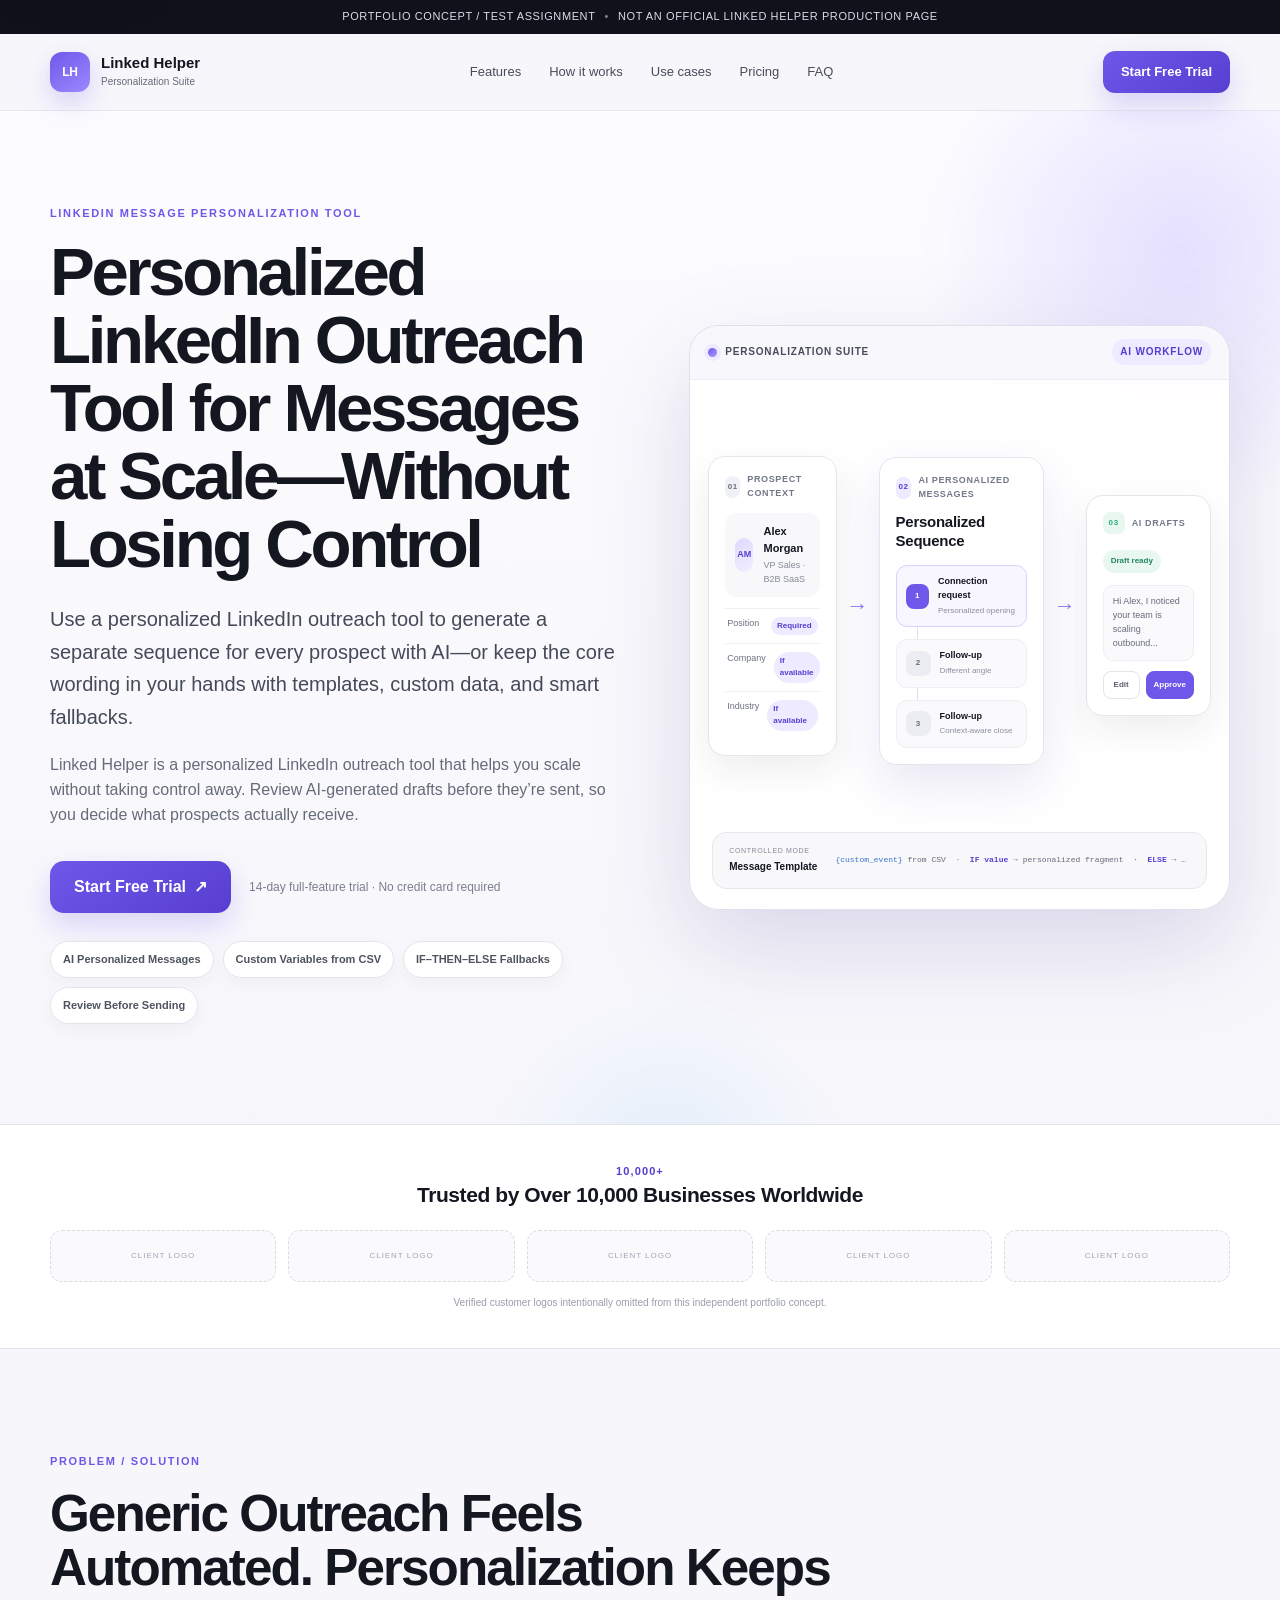
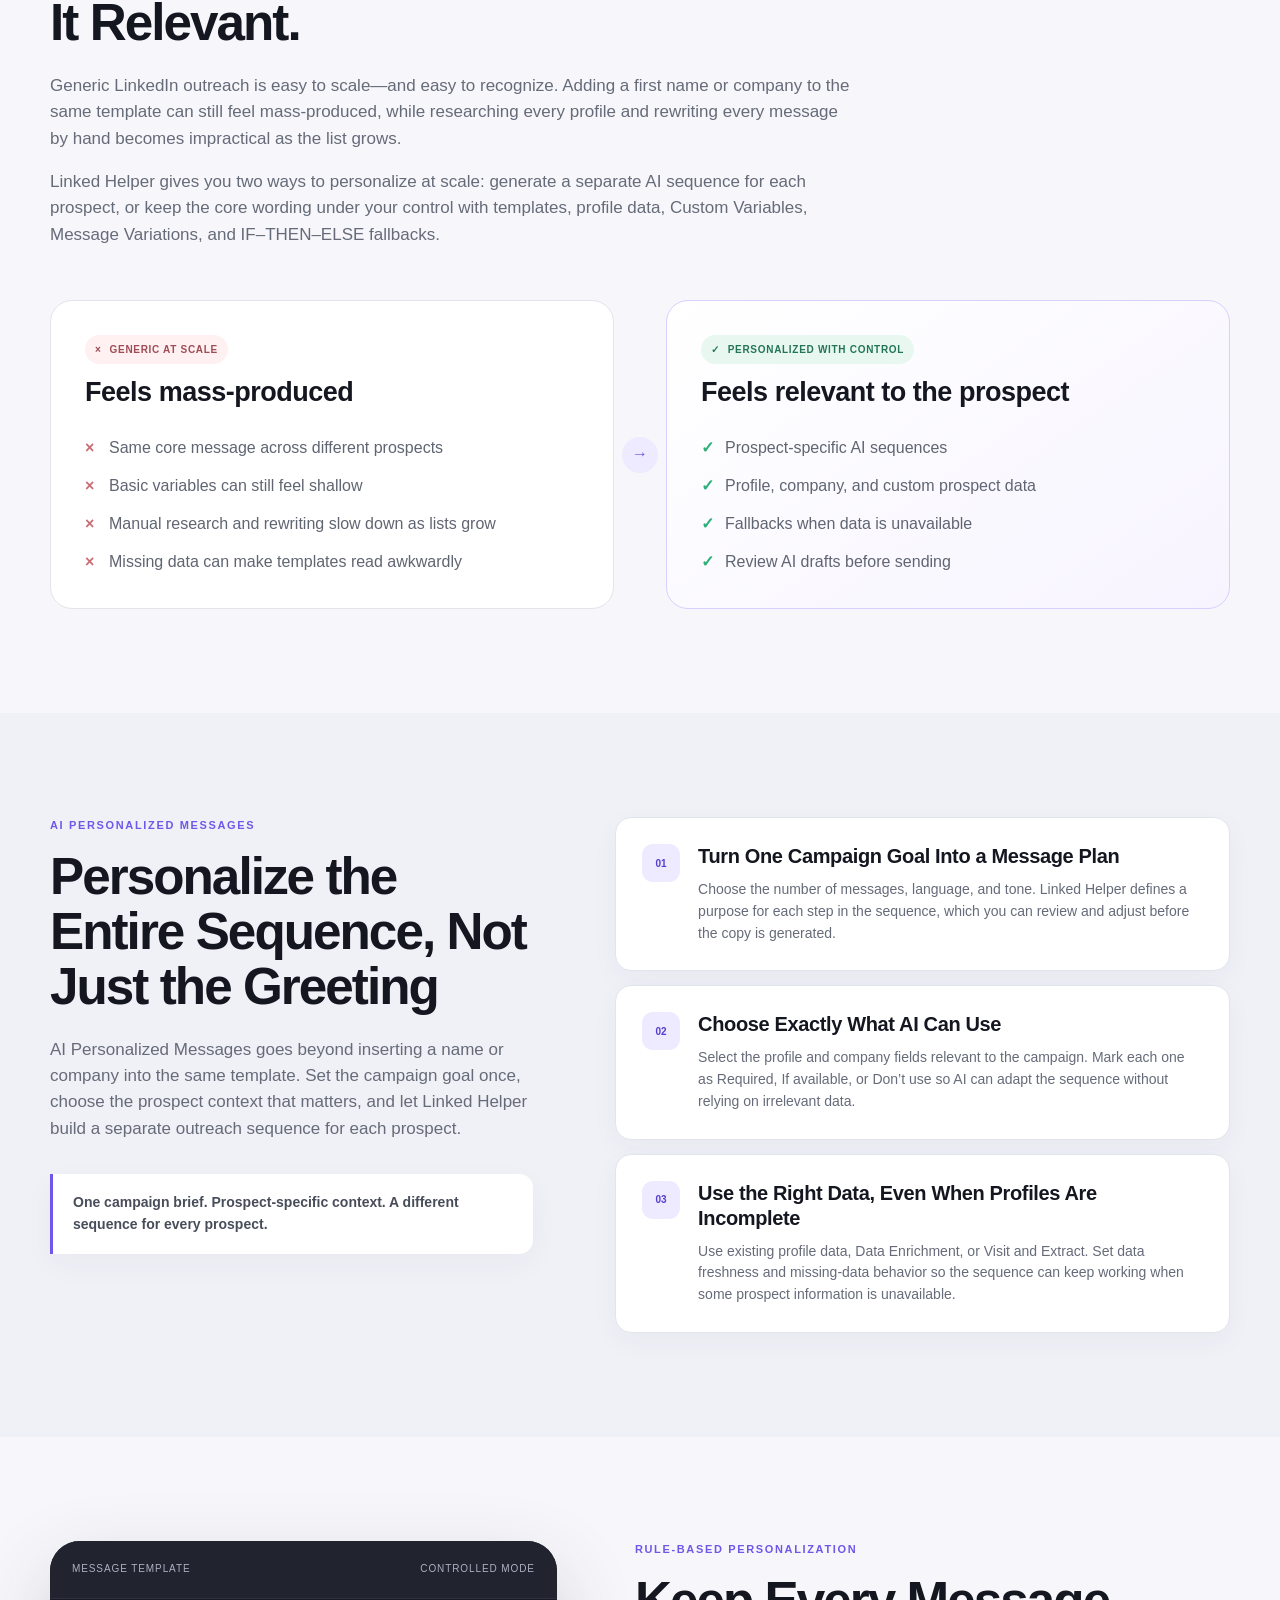
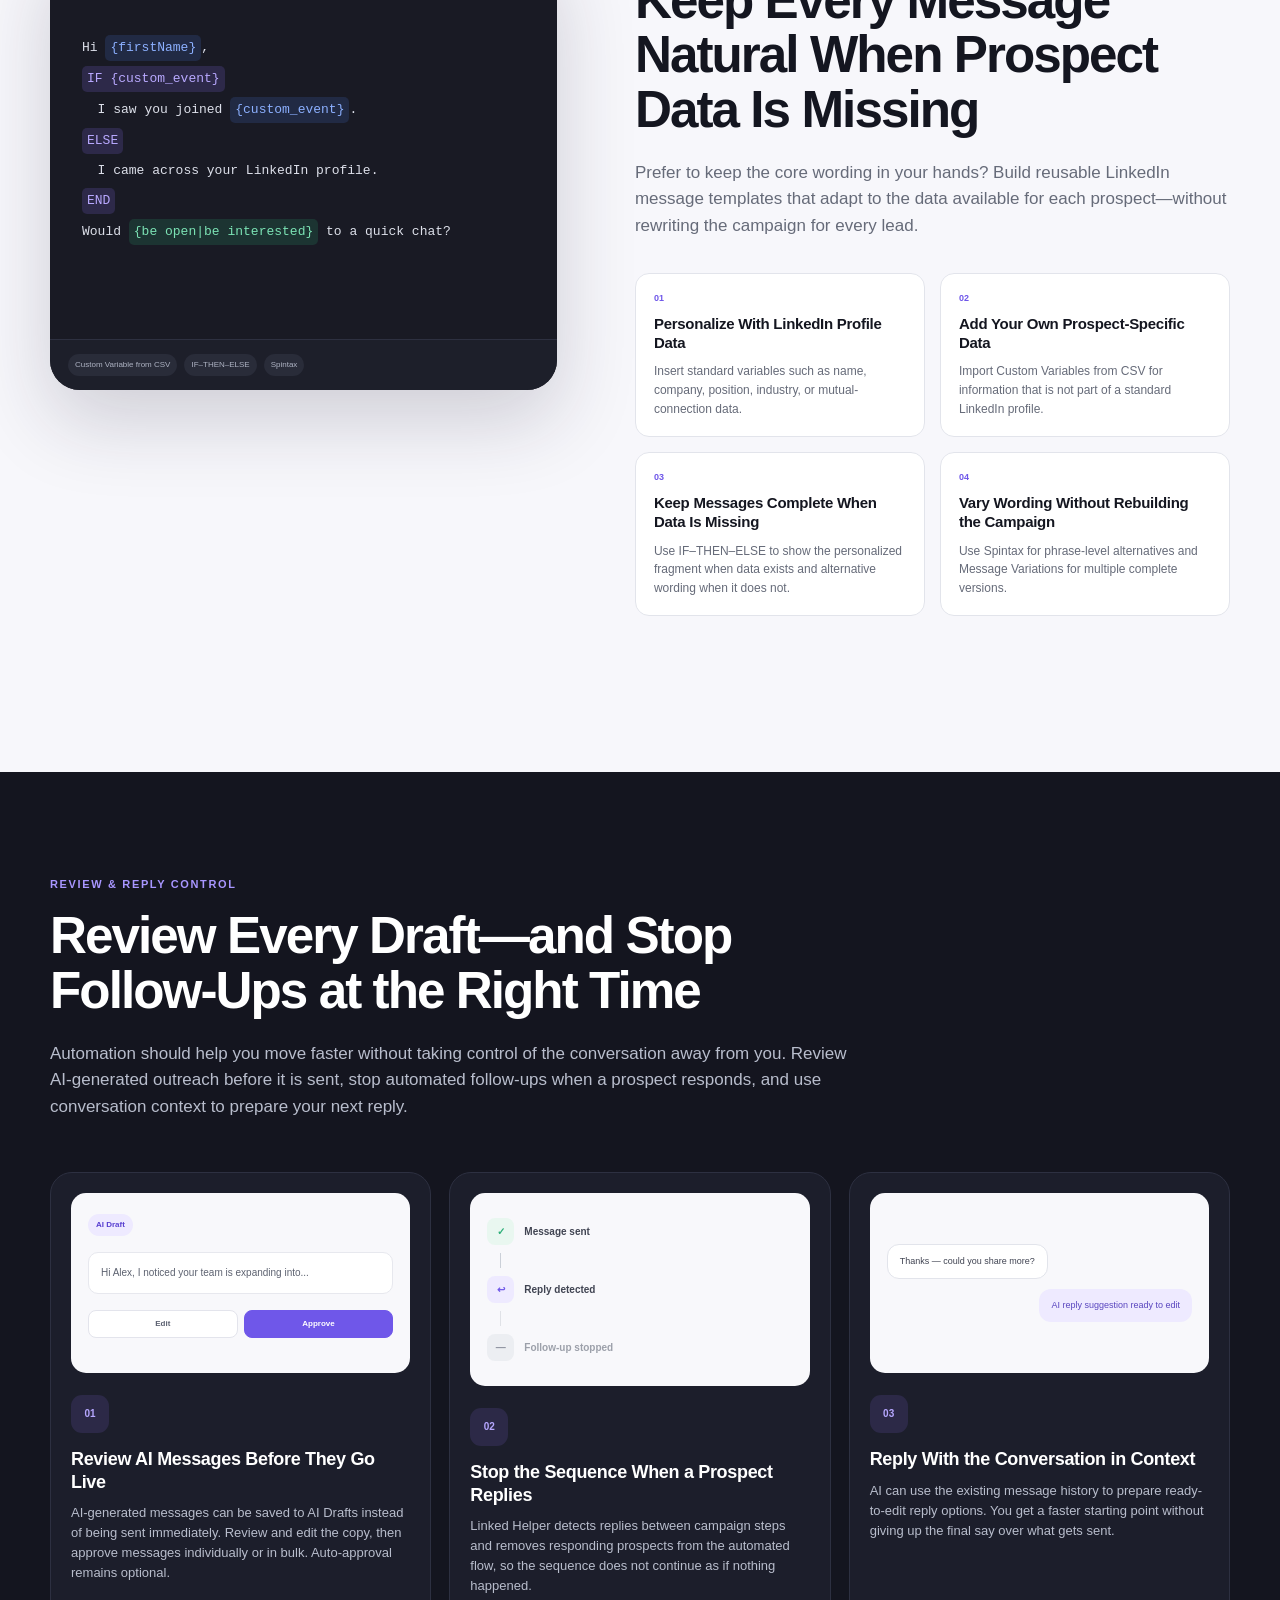
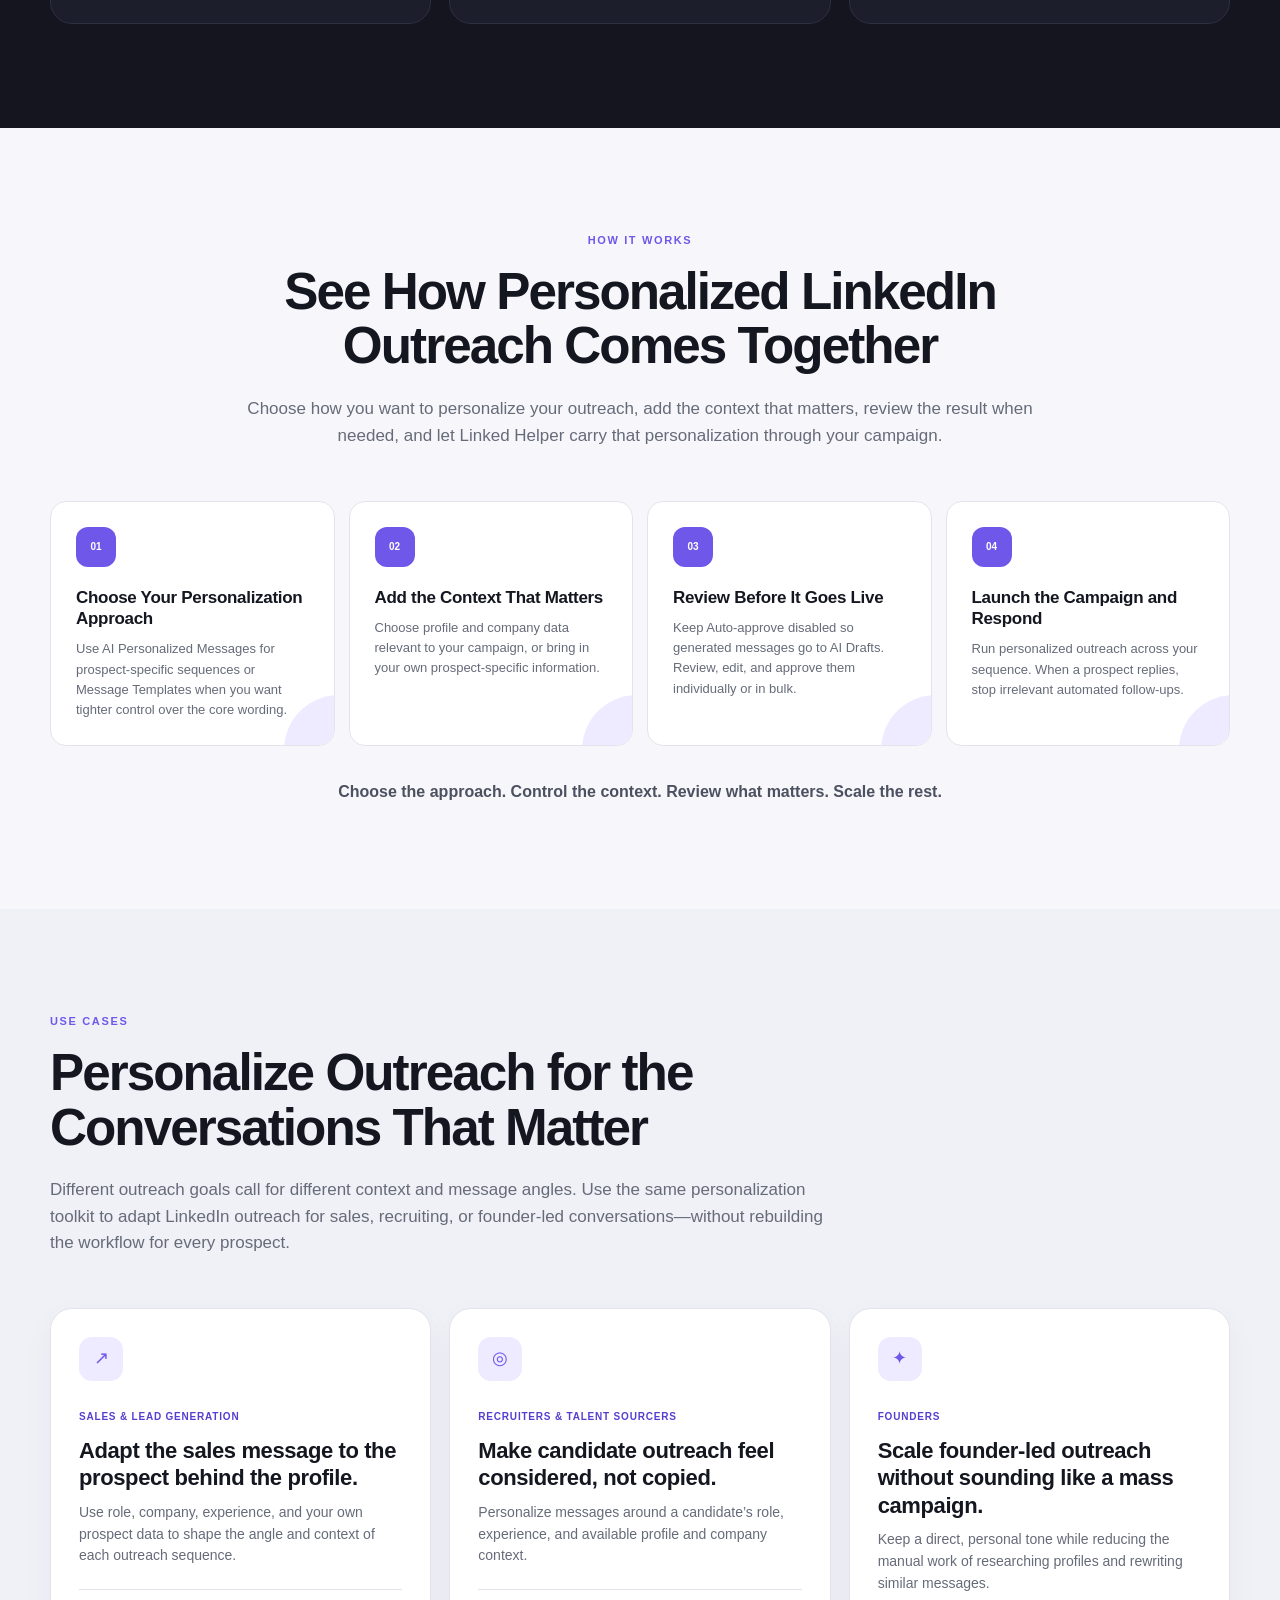
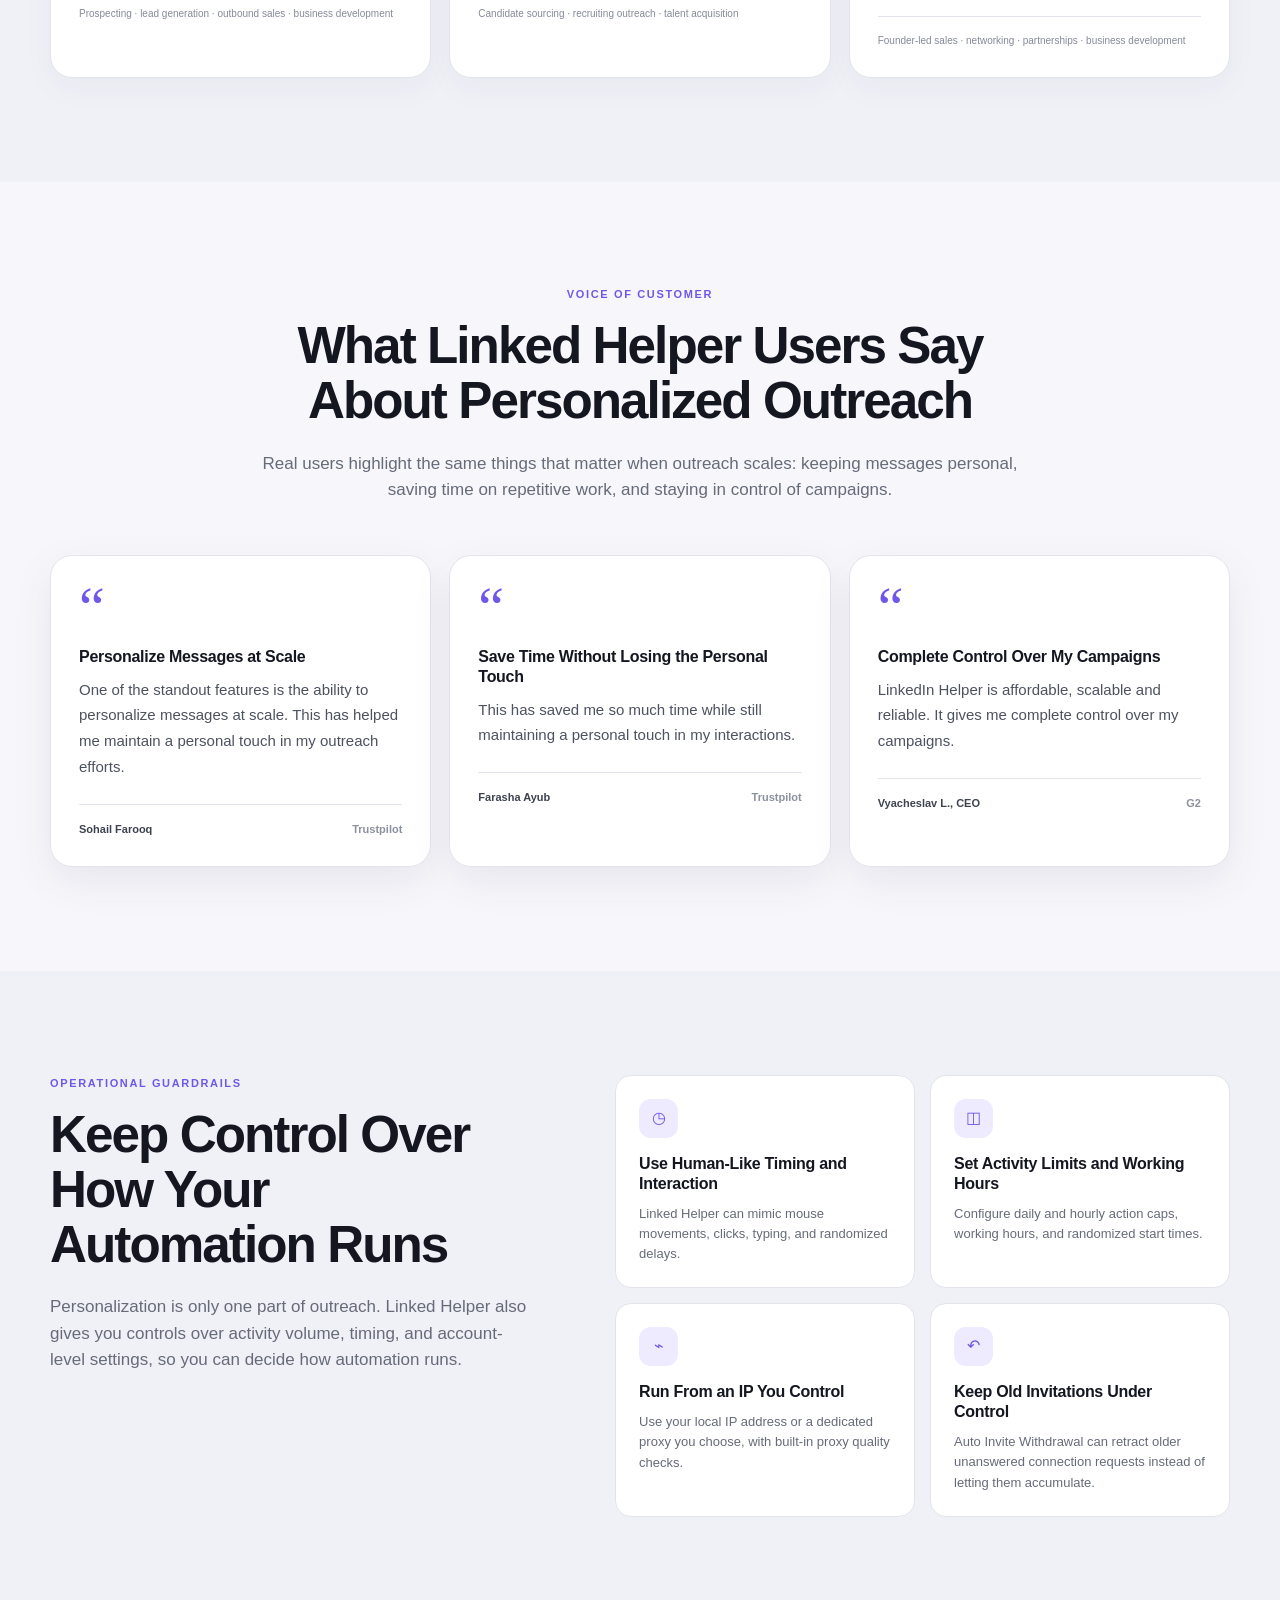
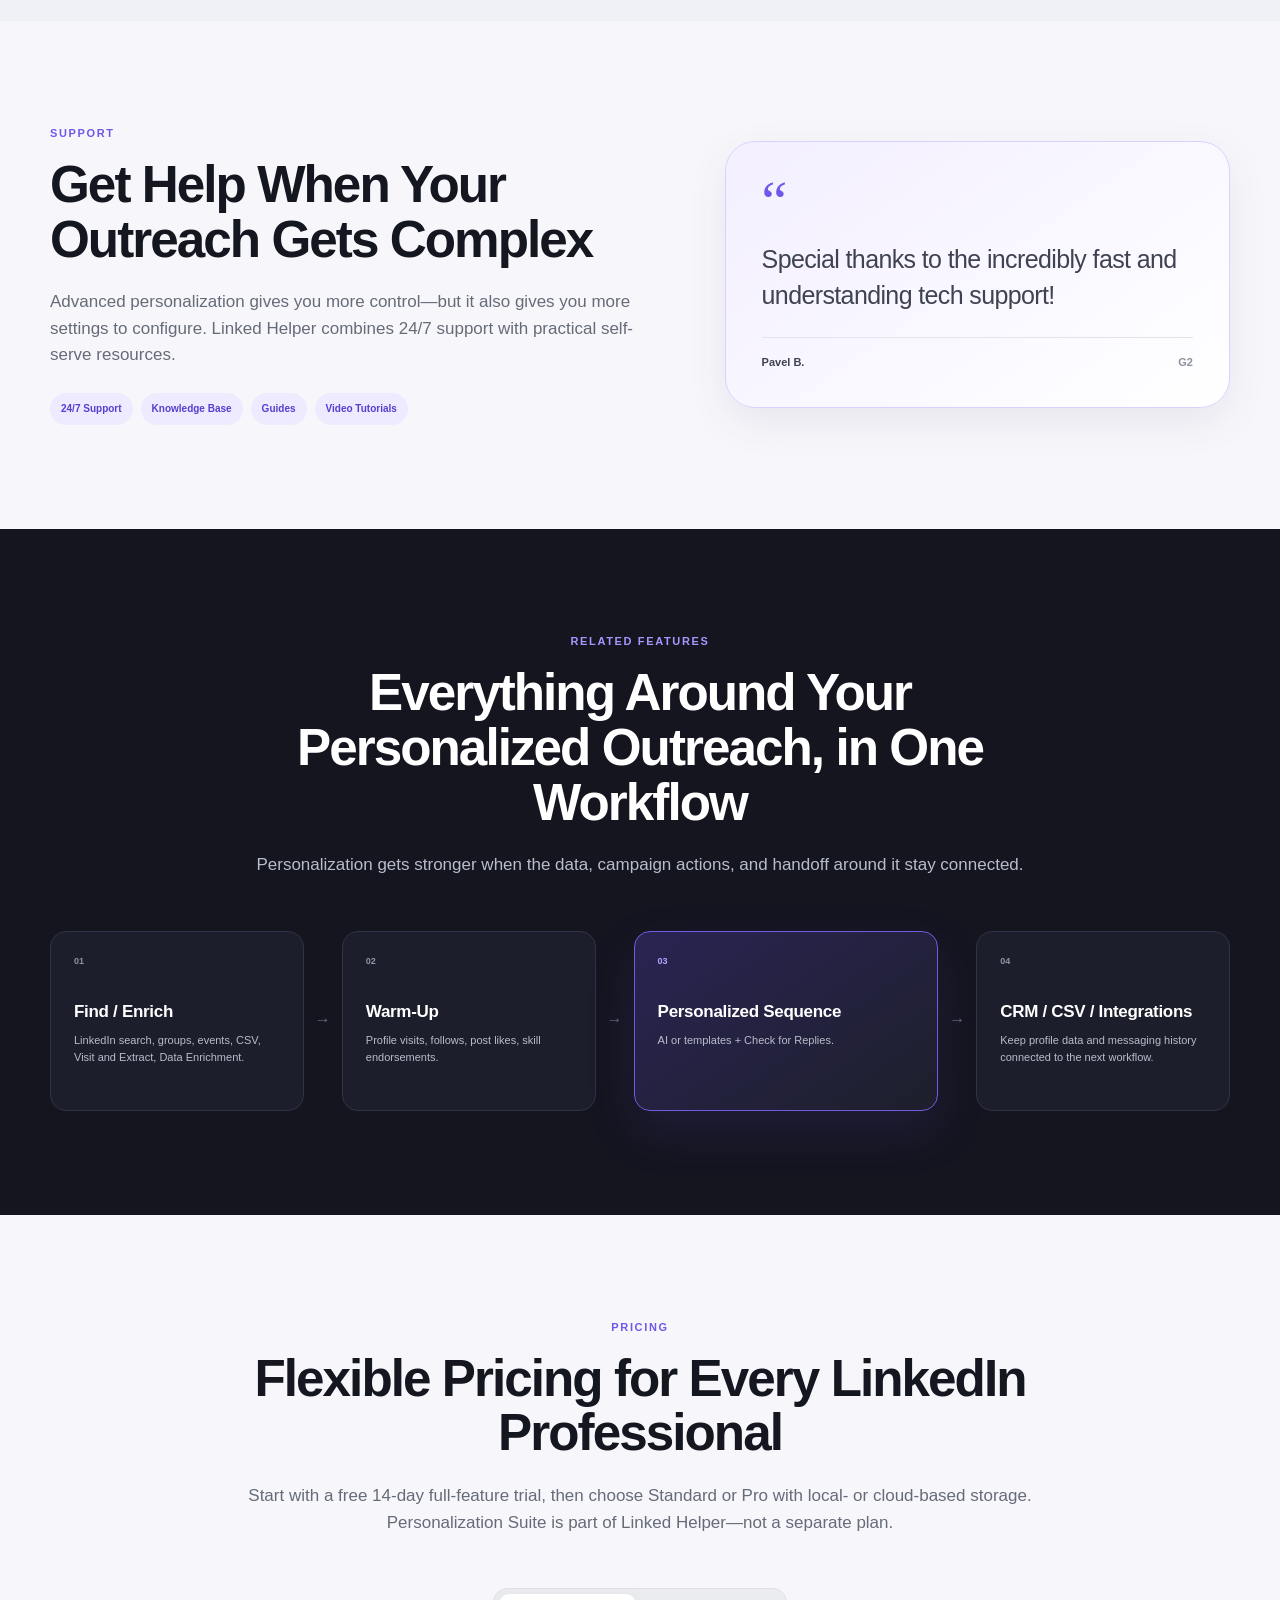
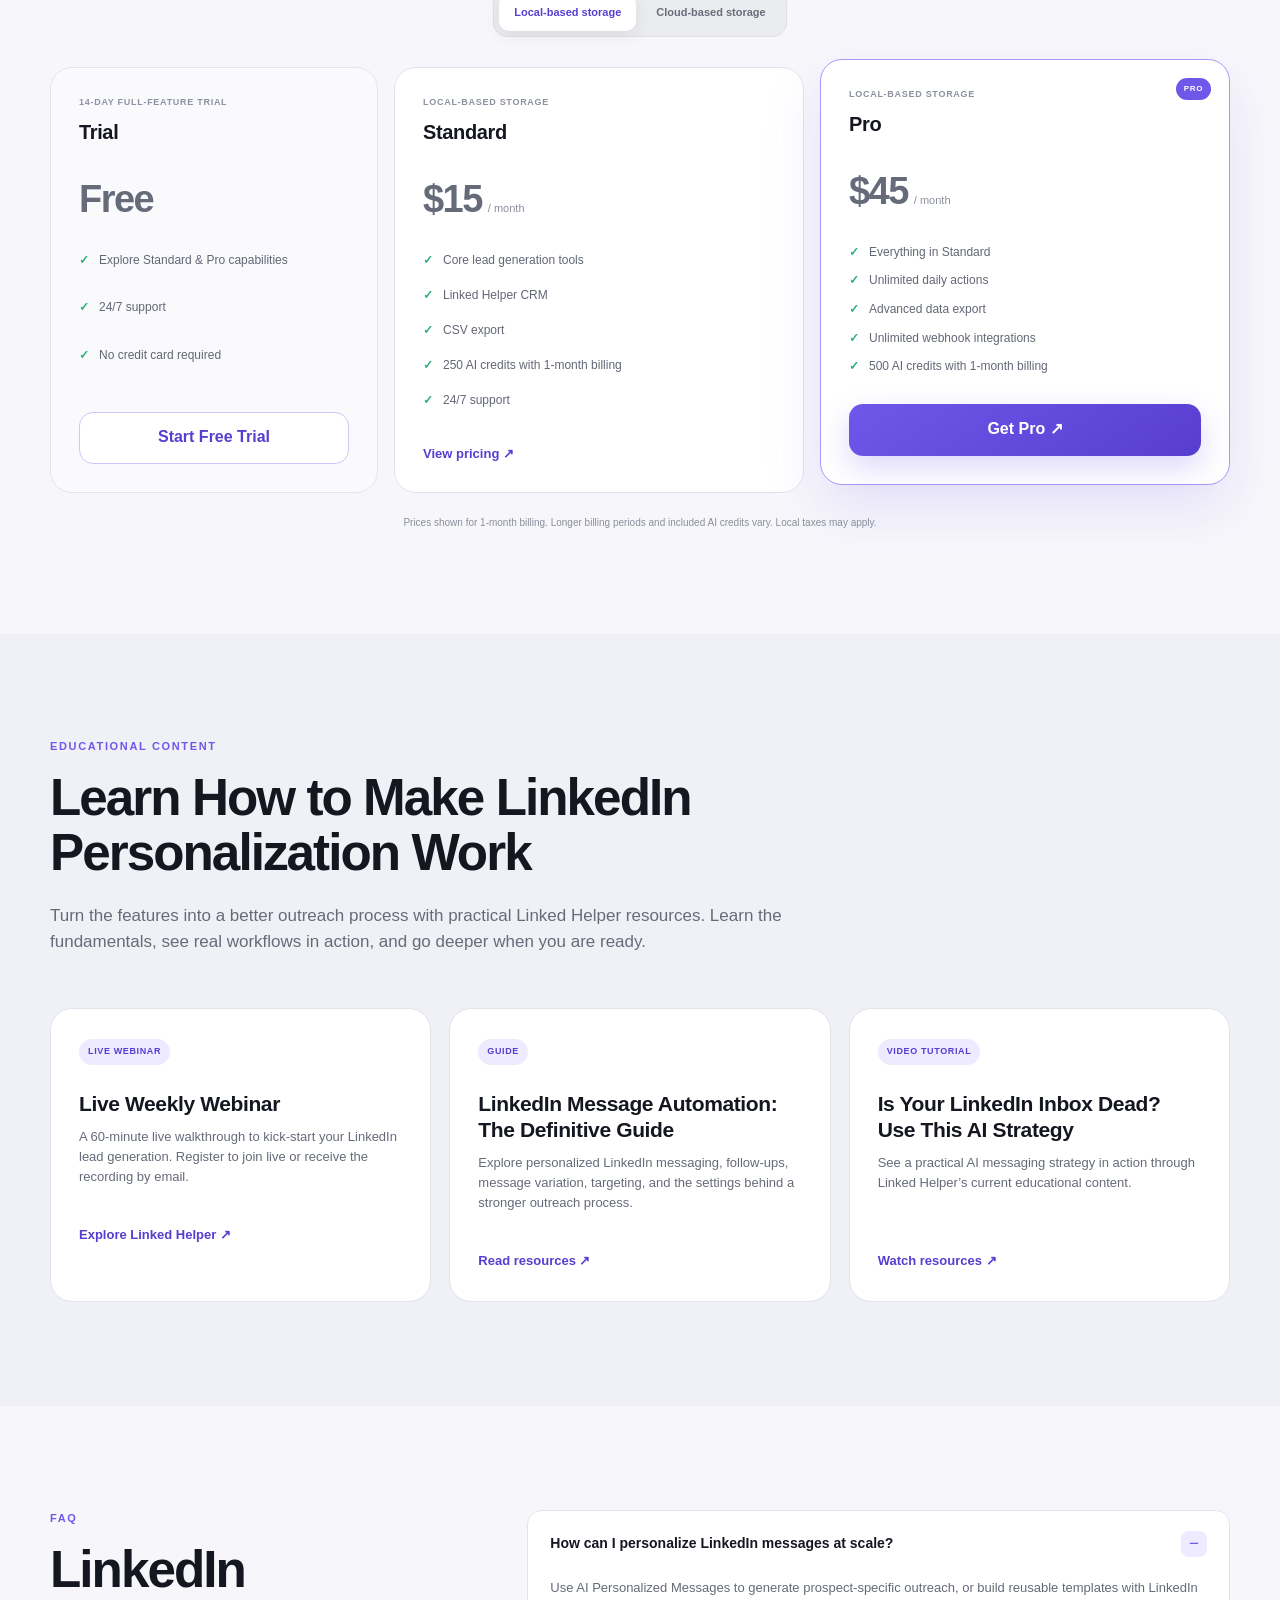
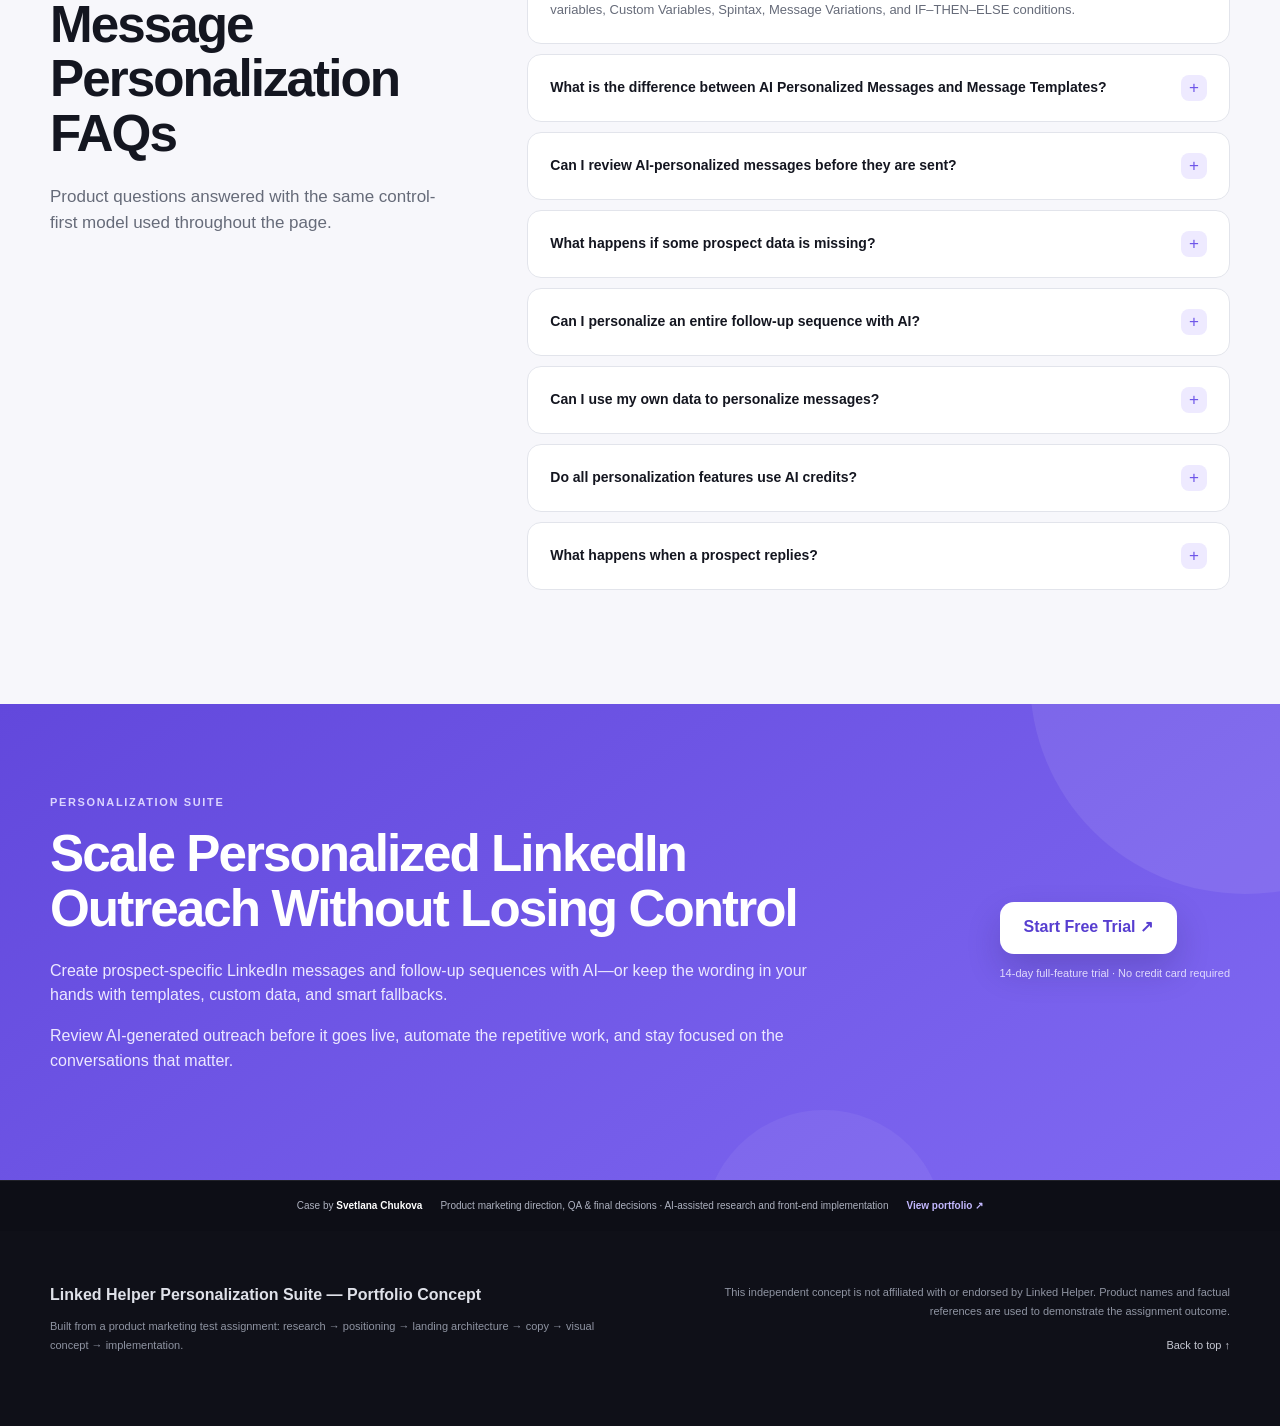
<file: index.html>
<!doctype html>
<html lang="en">
<head>
  <meta charset="utf-8">
  <meta name="viewport" content="width=device-width, initial-scale=1">
  <meta name="theme-color" content="#6f57e9">
  <title>Personalized LinkedIn Outreach Tool | Linked Helper</title>
  <meta name="description" content="Use a personalized LinkedIn outreach tool for AI sequences, custom data, smart fallbacks, and draft review. Start your 14-day Linked Helper trial free.">
  <meta property="og:title" content="Linked Helper Personalization Suite — Portfolio Concept">
  <meta property="og:description" content="A product-marketing test assignment turned into a responsive landing page concept.">
  <meta property="og:type" content="website">
  <link rel="stylesheet" href="styles.css">
  <script src="script.js" defer></script>
</head>
<body>
  <a class="skip-link" href="#main">Skip to content</a>

  <div class="concept-bar">
    <span>Portfolio concept / test assignment</span>
    <span class="concept-dot">•</span>
    <span>Not an official Linked Helper production page</span>
  </div>

  <header class="site-header" id="top">
    <div class="container nav-shell">
      <a class="brand" href="#top" aria-label="Linked Helper Personalization Suite concept home">
        <span class="brand-mark" aria-hidden="true">LH</span>
        <span class="brand-copy"><strong>Linked Helper</strong><small>Personalization Suite</small></span>
      </a>

      <button class="menu-toggle" type="button" aria-expanded="false" aria-controls="main-nav" aria-label="Open navigation">
        <span></span><span></span><span></span>
      </button>

      <nav class="main-nav" id="main-nav" aria-label="Main navigation">
        <a href="#features">Features</a>
        <a href="#how">How it works</a>
        <a href="#use-cases">Use cases</a>
        <a href="#pricing">Pricing</a>
        <a href="#faq">FAQ</a>
      </nav>

      <a class="btn btn-small nav-cta" href="https://www.linkedhelper.com/pricing" target="_blank" rel="noopener noreferrer">Start Free Trial</a>
    </div>
  </header>

  <main id="main">
    <!-- 01 HERO -->
    <section class="hero section" aria-labelledby="hero-title">
      <div class="hero-glow hero-glow-one"></div>
      <div class="hero-glow hero-glow-two"></div>
      <div class="container hero-grid">
        <div class="hero-copy reveal">
          <p class="eyebrow">LinkedIn Message Personalization Tool</p>
          <h1 id="hero-title">Personalized LinkedIn Outreach Tool for Messages at Scale—Without Losing Control</h1>
          <p class="lead">Use a personalized LinkedIn outreach tool to generate a separate sequence for every prospect with AI—or keep the core wording in your hands with templates, custom data, and smart fallbacks.</p>
          <p class="hero-body">Linked Helper is a personalized LinkedIn outreach tool that helps you scale without taking control away. Review AI-generated drafts before they’re sent, so you decide what prospects actually receive.</p>

          <div class="cta-row">
            <a class="btn" href="https://www.linkedhelper.com/pricing" target="_blank" rel="noopener noreferrer">Start Free Trial <span aria-hidden="true">↗</span></a>
            <span class="microcopy">14-day full-feature trial · No credit card required</span>
          </div>

          <ul class="feature-strip" aria-label="Key personalization capabilities">
            <li>AI Personalized Messages</li>
            <li>Custom Variables from CSV</li>
            <li>IF–THEN–ELSE Fallbacks</li>
            <li>Review Before Sending</li>
          </ul>
        </div>

        <div class="hero-visual reveal" aria-label="Conceptual workflow: prospect context, personalized sequence, review and approve">
          <div class="visual-window">
            <div class="window-bar">
              <span class="window-brand"><i></i> Personalization Suite</span>
              <span class="window-status">AI workflow</span>
            </div>

            <div class="visual-flow">
              <article class="product-card context-card">
                <div class="card-kicker"><span class="card-icon">01</span> Prospect Context</div>
                <div class="prospect-row">
                  <span class="avatar">AM</span>
                  <span><strong>Alex Morgan</strong><small>VP Sales · B2B SaaS</small></span>
                </div>
                <div class="field-list">
                  <div><span>Position</span><b>Required</b></div>
                  <div><span>Company</span><b>If available</b></div>
                  <div><span>Industry</span><b>If available</b></div>
                </div>
              </article>

              <span class="flow-arrow" aria-hidden="true">→</span>

              <article class="product-card sequence-card">
                <div class="card-kicker"><span class="card-icon purple">02</span> AI Personalized Messages</div>
                <h3>Personalized Sequence</h3>
                <div class="sequence-step active"><i>1</i><span><strong>Connection request</strong><small>Personalized opening</small></span></div>
                <div class="sequence-line"></div>
                <div class="sequence-step"><i>2</i><span><strong>Follow-up</strong><small>Different angle</small></span></div>
                <div class="sequence-line"></div>
                <div class="sequence-step"><i>3</i><span><strong>Follow-up</strong><small>Context-aware close</small></span></div>
              </article>

              <span class="flow-arrow" aria-hidden="true">→</span>

              <article class="product-card review-card">
                <div class="card-kicker"><span class="card-icon green">03</span> AI Drafts</div>
                <span class="draft-badge">Draft ready</span>
                <p>Hi Alex, I noticed your team is scaling outbound...</p>
                <div class="review-actions"><button type="button" tabindex="-1">Edit</button><button type="button" tabindex="-1" class="approve">Approve</button></div>
              </article>
            </div>

            <div class="controlled-mode">
              <div><span class="mode-label">Controlled mode</span><strong>Message Template</strong></div>
              <code><span class="var">{custom_event}</span> from CSV &nbsp;·&nbsp; <span class="logic">IF value</span> → personalized fragment &nbsp;·&nbsp; <span class="logic">ELSE</span> → natural fallback</code>
            </div>
          </div>
        </div>
      </div>
    </section>

    <!-- 02 SOCIAL PROOF -->
    <section class="proof-band" aria-labelledby="proof-title">
      <div class="container proof-inner reveal">
        <div>
          <p class="proof-number">10,000+</p>
          <h2 id="proof-title">Trusted by Over 10,000 Businesses Worldwide</h2>
        </div>
        <div class="logo-placeholders" aria-label="Verified customer logos omitted from portfolio concept">
          <span>CLIENT LOGO</span><span>CLIENT LOGO</span><span>CLIENT LOGO</span><span>CLIENT LOGO</span><span>CLIENT LOGO</span>
        </div>
        <p class="proof-note">Verified customer logos intentionally omitted from this independent portfolio concept.</p>
      </div>
    </section>

    <!-- 03 PROBLEM / SOLUTION -->
    <section class="section" id="features" aria-labelledby="problem-title">
      <div class="container">
        <div class="section-heading reveal">
          <p class="eyebrow">Problem / Solution</p>
          <h2 id="problem-title">Generic Outreach Feels Automated. Personalization Keeps It Relevant.</h2>
          <p>Generic LinkedIn outreach is easy to scale—and easy to recognize. Adding a first name or company to the same template can still feel mass-produced, while researching every profile and rewriting every message by hand becomes impractical as the list grows.</p>
          <p>Linked Helper gives you two ways to personalize at scale: generate a separate AI sequence for each prospect, or keep the core wording under your control with templates, profile data, Custom Variables, Message Variations, and IF–THEN–ELSE fallbacks.</p>
        </div>

        <div class="compare-grid reveal">
          <article class="compare-card compare-before">
            <div class="compare-label"><span>×</span> Generic at scale</div>
            <h3>Feels mass-produced</h3>
            <ul>
              <li>Same core message across different prospects</li>
              <li>Basic variables can still feel shallow</li>
              <li>Manual research and rewriting slow down as lists grow</li>
              <li>Missing data can make templates read awkwardly</li>
            </ul>
          </article>

          <div class="compare-divider" aria-hidden="true"><span>→</span></div>

          <article class="compare-card compare-after">
            <div class="compare-label"><span>✓</span> Personalized with control</div>
            <h3>Feels relevant to the prospect</h3>
            <ul>
              <li>Prospect-specific AI sequences</li>
              <li>Profile, company, and custom prospect data</li>
              <li>Fallbacks when data is unavailable</li>
              <li>Review AI drafts before sending</li>
            </ul>
          </article>
        </div>
      </div>
    </section>

    <!-- 04 AI PERSONALIZATION -->
    <section class="section section-soft" aria-labelledby="ai-title">
      <div class="container feature-layout">
        <div class="section-heading sticky-heading reveal">
          <p class="eyebrow">AI Personalized Messages</p>
          <h2 id="ai-title">Personalize the Entire Sequence, Not Just the Greeting</h2>
          <p>AI Personalized Messages goes beyond inserting a name or company into the same template. Set the campaign goal once, choose the prospect context that matters, and let Linked Helper build a separate outreach sequence for each prospect.</p>
          <div class="feature-quote">One campaign brief. Prospect-specific context. A different sequence for every prospect.</div>
        </div>

        <div class="feature-stack reveal">
          <article class="feature-row">
            <span class="feature-index">01</span>
            <div><h3>Turn One Campaign Goal Into a Message Plan</h3><p>Choose the number of messages, language, and tone. Linked Helper defines a purpose for each step in the sequence, which you can review and adjust before the copy is generated.</p></div>
          </article>
          <article class="feature-row">
            <span class="feature-index">02</span>
            <div><h3>Choose Exactly What AI Can Use</h3><p>Select the profile and company fields relevant to the campaign. Mark each one as Required, If available, or Don’t use so AI can adapt the sequence without relying on irrelevant data.</p></div>
          </article>
          <article class="feature-row">
            <span class="feature-index">03</span>
            <div><h3>Use the Right Data, Even When Profiles Are Incomplete</h3><p>Use existing profile data, Data Enrichment, or Visit and Extract. Set data freshness and missing-data behavior so the sequence can keep working when some prospect information is unavailable.</p></div>
          </article>
        </div>
      </div>
    </section>

    <!-- 05 RULE-BASED PERSONALIZATION -->
    <section class="section" aria-labelledby="rules-title">
      <div class="container rule-grid">
        <div class="template-editor reveal" aria-label="Conceptual message template editor">
          <div class="editor-head"><span>Message Template</span><span>Controlled mode</span></div>
          <div class="editor-body">
            <p>Hi <span class="token token-blue">{firstName}</span>,</p>
            <p><span class="token token-purple">IF {custom_event}</span></p>
            <p>&nbsp;&nbsp;I saw you joined <span class="token token-blue">{custom_event}</span>.</p>
            <p><span class="token token-purple">ELSE</span></p>
            <p>&nbsp;&nbsp;I came across your LinkedIn profile.</p>
            <p><span class="token token-purple">END</span></p>
            <p>Would <span class="token token-green">{be open|be interested}</span> to a quick chat?</p>
          </div>
          <div class="editor-foot"><span>Custom Variable from CSV</span><span>IF–THEN–ELSE</span><span>Spintax</span></div>
        </div>

        <div class="section-heading reveal">
          <p class="eyebrow">Rule-Based Personalization</p>
          <h2 id="rules-title">Keep Every Message Natural When Prospect Data Is Missing</h2>
          <p>Prefer to keep the core wording in your hands? Build reusable LinkedIn message templates that adapt to the data available for each prospect—without rewriting the campaign for every lead.</p>

          <div class="mini-feature-grid">
            <article><span>01</span><h3>Personalize With LinkedIn Profile Data</h3><p>Insert standard variables such as name, company, position, industry, or mutual-connection data.</p></article>
            <article><span>02</span><h3>Add Your Own Prospect-Specific Data</h3><p>Import Custom Variables from CSV for information that is not part of a standard LinkedIn profile.</p></article>
            <article><span>03</span><h3>Keep Messages Complete When Data Is Missing</h3><p>Use IF–THEN–ELSE to show the personalized fragment when data exists and alternative wording when it does not.</p></article>
            <article><span>04</span><h3>Vary Wording Without Rebuilding the Campaign</h3><p>Use Spintax for phrase-level alternatives and Message Variations for multiple complete versions.</p></article>
          </div>
        </div>
      </div>
    </section>

    <!-- 06 REVIEW & REPLY CONTROL -->
    <section class="section section-dark" aria-labelledby="control-title">
      <div class="container">
        <div class="section-heading light reveal">
          <p class="eyebrow">Review & Reply Control</p>
          <h2 id="control-title">Review Every Draft—and Stop Follow-Ups at the Right Time</h2>
          <p>Automation should help you move faster without taking control of the conversation away from you. Review AI-generated outreach before it is sent, stop automated follow-ups when a prospect responds, and use conversation context to prepare your next reply.</p>
        </div>

        <div class="control-grid reveal">
          <article class="control-card">
            <div class="control-visual draft-visual">
              <span class="draft-pill">AI Draft</span>
              <p>Hi Alex, I noticed your team is expanding into...</p>
              <div><button type="button" tabindex="-1">Edit</button><button type="button" tabindex="-1">Approve</button></div>
            </div>
            <span class="feature-index dark-index">01</span>
            <h3>Review AI Messages Before They Go Live</h3>
            <p>AI-generated messages can be saved to AI Drafts instead of being sent immediately. Review and edit the copy, then approve messages individually or in bulk. Auto-approval remains optional.</p>
          </article>

          <article class="control-card">
            <div class="control-visual reply-visual">
              <div class="timeline-item done"><i>✓</i><span>Message sent</span></div>
              <div class="timeline-line"></div>
              <div class="timeline-item reply"><i>↩</i><span>Reply detected</span></div>
              <div class="timeline-line muted-line"></div>
              <div class="timeline-item muted"><i>—</i><span>Follow-up stopped</span></div>
            </div>
            <span class="feature-index dark-index">02</span>
            <h3>Stop the Sequence When a Prospect Replies</h3>
            <p>Linked Helper detects replies between campaign steps and removes responding prospects from the automated flow, so the sequence does not continue as if nothing happened.</p>
          </article>

          <article class="control-card">
            <div class="control-visual reply-copy-visual">
              <span class="bubble bubble-prospect">Thanks — could you share more?</span>
              <span class="bubble bubble-ai">AI reply suggestion ready to edit</span>
            </div>
            <span class="feature-index dark-index">03</span>
            <h3>Reply With the Conversation in Context</h3>
            <p>AI can use the existing message history to prepare ready-to-edit reply options. You get a faster starting point without giving up the final say over what gets sent.</p>
          </article>
        </div>
      </div>
    </section>

    <!-- 07 HOW IT WORKS -->
    <section class="section" id="how" aria-labelledby="how-title">
      <div class="container">
        <div class="section-heading center reveal">
          <p class="eyebrow">How It Works</p>
          <h2 id="how-title">See How Personalized LinkedIn Outreach Comes Together</h2>
          <p>Choose how you want to personalize your outreach, add the context that matters, review the result when needed, and let Linked Helper carry that personalization through your campaign.</p>
        </div>

        <ol class="steps reveal">
          <li><span>01</span><h3>Choose Your Personalization Approach</h3><p>Use AI Personalized Messages for prospect-specific sequences or Message Templates when you want tighter control over the core wording.</p></li>
          <li><span>02</span><h3>Add the Context That Matters</h3><p>Choose profile and company data relevant to your campaign, or bring in your own prospect-specific information.</p></li>
          <li><span>03</span><h3>Review Before It Goes Live</h3><p>Keep Auto-approve disabled so generated messages go to AI Drafts. Review, edit, and approve them individually or in bulk.</p></li>
          <li><span>04</span><h3>Launch the Campaign and Respond</h3><p>Run personalized outreach across your sequence. When a prospect replies, stop irrelevant automated follow-ups.</p></li>
        </ol>
        <p class="center-line reveal">Choose the approach. Control the context. Review what matters. Scale the rest.</p>
      </div>
    </section>

    <!-- 08 USE CASES -->
    <section class="section section-soft" id="use-cases" aria-labelledby="cases-title">
      <div class="container">
        <div class="section-heading reveal">
          <p class="eyebrow">Use Cases</p>
          <h2 id="cases-title">Personalize Outreach for the Conversations That Matter</h2>
          <p>Different outreach goals call for different context and message angles. Use the same personalization toolkit to adapt LinkedIn outreach for sales, recruiting, or founder-led conversations—without rebuilding the workflow for every prospect.</p>
        </div>

        <div class="case-grid reveal">
          <article class="case-card">
            <span class="case-icon">↗</span><p class="case-kicker">Sales & Lead Generation</p><h3>Adapt the sales message to the prospect behind the profile.</h3><p>Use role, company, experience, and your own prospect data to shape the angle and context of each outreach sequence.</p><small>Prospecting · lead generation · outbound sales · business development</small>
          </article>
          <article class="case-card">
            <span class="case-icon">◎</span><p class="case-kicker">Recruiters & Talent Sourcers</p><h3>Make candidate outreach feel considered, not copied.</h3><p>Personalize messages around a candidate’s role, experience, and available profile and company context.</p><small>Candidate sourcing · recruiting outreach · talent acquisition</small>
          </article>
          <article class="case-card">
            <span class="case-icon">✦</span><p class="case-kicker">Founders</p><h3>Scale founder-led outreach without sounding like a mass campaign.</h3><p>Keep a direct, personal tone while reducing the manual work of researching profiles and rewriting similar messages.</p><small>Founder-led sales · networking · partnerships · business development</small>
          </article>
        </div>
      </div>
    </section>

    <!-- 09 DEEP SOCIAL PROOF -->
    <section class="section" aria-labelledby="reviews-title">
      <div class="container">
        <div class="section-heading center reveal">
          <p class="eyebrow">Voice of Customer</p>
          <h2 id="reviews-title">What Linked Helper Users Say About Personalized Outreach</h2>
          <p>Real users highlight the same things that matter when outreach scales: keeping messages personal, saving time on repetitive work, and staying in control of campaigns.</p>
        </div>

        <div class="quote-grid reveal">
          <blockquote><span class="quote-mark">“</span><h3>Personalize Messages at Scale</h3><p>One of the standout features is the ability to personalize messages at scale. This has helped me maintain a personal touch in my outreach efforts.</p><footer><strong>Sohail Farooq</strong><span>Trustpilot</span></footer></blockquote>
          <blockquote><span class="quote-mark">“</span><h3>Save Time Without Losing the Personal Touch</h3><p>This has saved me so much time while still maintaining a personal touch in my interactions.</p><footer><strong>Farasha Ayub</strong><span>Trustpilot</span></footer></blockquote>
          <blockquote><span class="quote-mark">“</span><h3>Complete Control Over My Campaigns</h3><p>LinkedIn Helper is affordable, scalable and reliable. It gives me complete control over my campaigns.</p><footer><strong>Vyacheslav L., CEO</strong><span>G2</span></footer></blockquote>
        </div>
      </div>
    </section>

    <!-- 10 OPERATIONAL GUARDRAILS -->
    <section class="section section-soft" aria-labelledby="guardrails-title">
      <div class="container feature-layout">
        <div class="section-heading sticky-heading reveal">
          <p class="eyebrow">Operational Guardrails</p>
          <h2 id="guardrails-title">Keep Control Over How Your Automation Runs</h2>
          <p>Personalization is only one part of outreach. Linked Helper also gives you controls over activity volume, timing, and account-level settings, so you can decide how automation runs.</p>
        </div>

        <div class="guardrail-grid reveal">
          <article><span>◷</span><h3>Use Human-Like Timing and Interaction</h3><p>Linked Helper can mimic mouse movements, clicks, typing, and randomized delays.</p></article>
          <article><span>◫</span><h3>Set Activity Limits and Working Hours</h3><p>Configure daily and hourly action caps, working hours, and randomized start times.</p></article>
          <article><span>⌁</span><h3>Run From an IP You Control</h3><p>Use your local IP address or a dedicated proxy you choose, with built-in proxy quality checks.</p></article>
          <article><span>↶</span><h3>Keep Old Invitations Under Control</h3><p>Auto Invite Withdrawal can retract older unanswered connection requests instead of letting them accumulate.</p></article>
        </div>
      </div>
    </section>

    <!-- 11 SUPPORT -->
    <section class="section" aria-labelledby="support-title">
      <div class="container support-grid">
        <div class="section-heading reveal">
          <p class="eyebrow">Support</p>
          <h2 id="support-title">Get Help When Your Outreach Gets Complex</h2>
          <p>Advanced personalization gives you more control—but it also gives you more settings to configure. Linked Helper combines 24/7 support with practical self-serve resources.</p>
          <div class="support-pills"><span>24/7 Support</span><span>Knowledge Base</span><span>Guides</span><span>Video Tutorials</span></div>
        </div>

        <blockquote class="support-quote reveal">
          <span class="quote-mark">“</span>
          <p>Special thanks to the incredibly fast and understanding tech support!</p>
          <footer><strong>Pavel B.</strong><span>G2</span></footer>
        </blockquote>
      </div>
    </section>

    <!-- 12 RELATED FEATURES -->
    <section class="section section-dark" aria-labelledby="ecosystem-title">
      <div class="container">
        <div class="section-heading light center reveal">
          <p class="eyebrow">Related Features</p>
          <h2 id="ecosystem-title">Everything Around Your Personalized Outreach, in One Workflow</h2>
          <p>Personalization gets stronger when the data, campaign actions, and handoff around it stay connected.</p>
        </div>

        <div class="ecosystem-flow reveal">
          <article><span>01</span><h3>Find / Enrich</h3><p>LinkedIn search, groups, events, CSV, Visit and Extract, Data Enrichment.</p></article>
          <i aria-hidden="true">→</i>
          <article><span>02</span><h3>Warm-Up</h3><p>Profile visits, follows, post likes, skill endorsements.</p></article>
          <i aria-hidden="true">→</i>
          <article class="ecosystem-main"><span>03</span><h3>Personalized Sequence</h3><p>AI or templates + Check for Replies.</p></article>
          <i aria-hidden="true">→</i>
          <article><span>04</span><h3>CRM / CSV / Integrations</h3><p>Keep profile data and messaging history connected to the next workflow.</p></article>
        </div>
      </div>
    </section>

    <!-- 13 PRICING -->
    <section class="section" id="pricing" aria-labelledby="pricing-title">
      <div class="container">
        <div class="section-heading center reveal">
          <p class="eyebrow">Pricing</p>
          <h2 id="pricing-title">Flexible Pricing for Every LinkedIn Professional</h2>
          <p>Start with a free 14-day full-feature trial, then choose Standard or Pro with local- or cloud-based storage. Personalization Suite is part of Linked Helper—not a separate plan.</p>
        </div>

        <div class="pricing-toolbar reveal" role="group" aria-label="Storage version">
          <button class="pricing-toggle active" type="button" data-storage="local" aria-pressed="true">Local-based storage</button>
          <button class="pricing-toggle" type="button" data-storage="cloud" aria-pressed="false">Cloud-based storage</button>
        </div>

        <div class="pricing-grid reveal">
          <article class="price-card trial-card">
            <p class="price-kicker">14-Day Full-Feature Trial</p>
            <h3>Trial</h3>
            <p class="price"><strong>Free</strong></p>
            <ul><li>Explore Standard & Pro capabilities</li><li>24/7 support</li><li>No credit card required</li></ul>
            <a class="btn btn-outline" href="https://www.linkedhelper.com/pricing" target="_blank" rel="noopener noreferrer">Start Free Trial</a>
          </article>

          <article class="price-card">
            <p class="price-kicker storage-label">Local-based storage</p>
            <h3>Standard</h3>
            <p class="price"><strong data-local="$15" data-cloud="$29.90">$15</strong><span>/ month</span></p>
            <ul><li>Core lead generation tools</li><li>Linked Helper CRM</li><li>CSV export</li><li>250 AI credits with 1-month billing</li><li>24/7 support</li></ul>
            <a class="text-link" href="https://www.linkedhelper.com/pricing" target="_blank" rel="noopener noreferrer">View pricing ↗</a>
          </article>

          <article class="price-card featured-price">
            <span class="popular">Pro</span>
            <p class="price-kicker storage-label">Local-based storage</p>
            <h3>Pro</h3>
            <p class="price"><strong data-local="$45" data-cloud="$59.90">$45</strong><span>/ month</span></p>
            <ul><li>Everything in Standard</li><li>Unlimited daily actions</li><li>Advanced data export</li><li>Unlimited webhook integrations</li><li>500 AI credits with 1-month billing</li></ul>
            <a class="btn" href="https://www.linkedhelper.com/pricing" target="_blank" rel="noopener noreferrer">Get Pro ↗</a>
          </article>
        </div>

        <p class="pricing-note reveal">Prices shown for 1-month billing. Longer billing periods and included AI credits vary. Local taxes may apply.</p>
      </div>
    </section>

    <!-- 14 EDUCATIONAL CONTENT -->
    <section class="section section-soft" aria-labelledby="learn-title">
      <div class="container">
        <div class="section-heading reveal">
          <p class="eyebrow">Educational Content</p>
          <h2 id="learn-title">Learn How to Make LinkedIn Personalization Work</h2>
          <p>Turn the features into a better outreach process with practical Linked Helper resources. Learn the fundamentals, see real workflows in action, and go deeper when you are ready.</p>
        </div>

        <div class="resource-grid reveal">
          <article><span class="resource-type">Live Webinar</span><h3>Live Weekly Webinar</h3><p>A 60-minute live walkthrough to kick-start your LinkedIn lead generation. Register to join live or receive the recording by email.</p><a class="text-link" href="https://www.linkedhelper.com/" target="_blank" rel="noopener noreferrer">Explore Linked Helper ↗</a></article>
          <article><span class="resource-type">Guide</span><h3>LinkedIn Message Automation: The Definitive Guide</h3><p>Explore personalized LinkedIn messaging, follow-ups, message variation, targeting, and the settings behind a stronger outreach process.</p><a class="text-link" href="https://www.linkedhelper.com/" target="_blank" rel="noopener noreferrer">Read resources ↗</a></article>
          <article><span class="resource-type">Video Tutorial</span><h3>Is Your LinkedIn Inbox Dead? Use This AI Strategy</h3><p>See a practical AI messaging strategy in action through Linked Helper’s current educational content.</p><a class="text-link" href="https://www.linkedhelper.com/" target="_blank" rel="noopener noreferrer">Watch resources ↗</a></article>
        </div>
      </div>
    </section>

    <!-- 15 FAQ -->
    <section class="section" id="faq" aria-labelledby="faq-title">
      <div class="container faq-grid">
        <div class="section-heading sticky-heading reveal">
          <p class="eyebrow">FAQ</p>
          <h2 id="faq-title">LinkedIn Message Personalization FAQs</h2>
          <p>Product questions answered with the same control-first model used throughout the page.</p>
        </div>

        <div class="faq-list reveal">
          <details open><summary>How can I personalize LinkedIn messages at scale?</summary><p>Use AI Personalized Messages to generate prospect-specific outreach, or build reusable templates with LinkedIn variables, Custom Variables, Spintax, Message Variations, and IF–THEN–ELSE conditions.</p></details>
          <details><summary>What is the difference between AI Personalized Messages and Message Templates?</summary><p>AI Personalized Messages generates individual messages for each prospect based on your campaign goal, message goals, language, tone, and selected profile data. Message Templates keep the core copy under your control while adapting selected parts with variables, custom data, Spintax, variations, and smart fallbacks.</p></details>
          <details><summary>Can I review AI-personalized messages before they are sent?</summary><p>Yes. Keep Auto-approve disabled, and generated messages appear in AI Drafts in your Campaign Inbox. Review and edit them, then approve messages individually or in bulk.</p></details>
          <details><summary>What happens if some prospect data is missing?</summary><p>Templates can use IF–THEN–ELSE conditions to check whether a variable is available and show alternative wording when it is missing. AI personalization can also use configured missing-data behavior.</p></details>
          <details><summary>Can I personalize an entire follow-up sequence with AI?</summary><p>Yes. A campaign can contain multiple AI-generated messaging actions, not just the first message.</p></details>
          <details><summary>Can I use my own data to personalize messages?</summary><p>Yes. Import Custom Variables from CSV and use your own prospect-specific information alongside LinkedIn profile data.</p></details>
          <details><summary>Do all personalization features use AI credits?</summary><p>No. Variables, Custom Variables, Spintax, Message Variations, and IF–THEN–ELSE conditions do not use AI credits.</p></details>
          <details><summary>What happens when a prospect replies?</summary><p>Add Check for Replies between messaging steps. Once a reply is detected, the prospect stops progressing through the campaign unless you explicitly continue processing them.</p></details>
        </div>
      </div>
    </section>

    <!-- 16 FINAL CTA -->
    <section class="final-cta section" id="final-cta" aria-labelledby="final-title">
      <div class="final-orb final-orb-one"></div><div class="final-orb final-orb-two"></div>
      <div class="container final-grid reveal">
        <div>
          <p class="eyebrow">Personalization Suite</p>
          <h2 id="final-title">Scale Personalized LinkedIn Outreach Without Losing Control</h2>
          <p>Create prospect-specific LinkedIn messages and follow-up sequences with AI—or keep the wording in your hands with templates, custom data, and smart fallbacks.</p>
          <p>Review AI-generated outreach before it goes live, automate the repetitive work, and stay focused on the conversations that matter.</p>
        </div>
        <div class="final-action">
          <a class="btn btn-light" href="https://www.linkedhelper.com/pricing" target="_blank" rel="noopener noreferrer">Start Free Trial ↗</a>
          <span>14-day full-feature trial · No credit card required</span>
        </div>
      </div>
    </section>
  </main>

  <footer class="site-footer">
    <div class="container footer-grid">
      <div><strong>Linked Helper Personalization Suite — Portfolio Concept</strong><p>Built from a product marketing test assignment: research → positioning → landing architecture → copy → visual concept → implementation.</p></div>
      <div class="footer-note"><p>This independent concept is not affiliated with or endorsed by Linked Helper. Product names and factual references are used to demonstrate the assignment outcome.</p><a href="#top">Back to top ↑</a></div>
    </div>
  </footer>
</body>
</html>
</file>
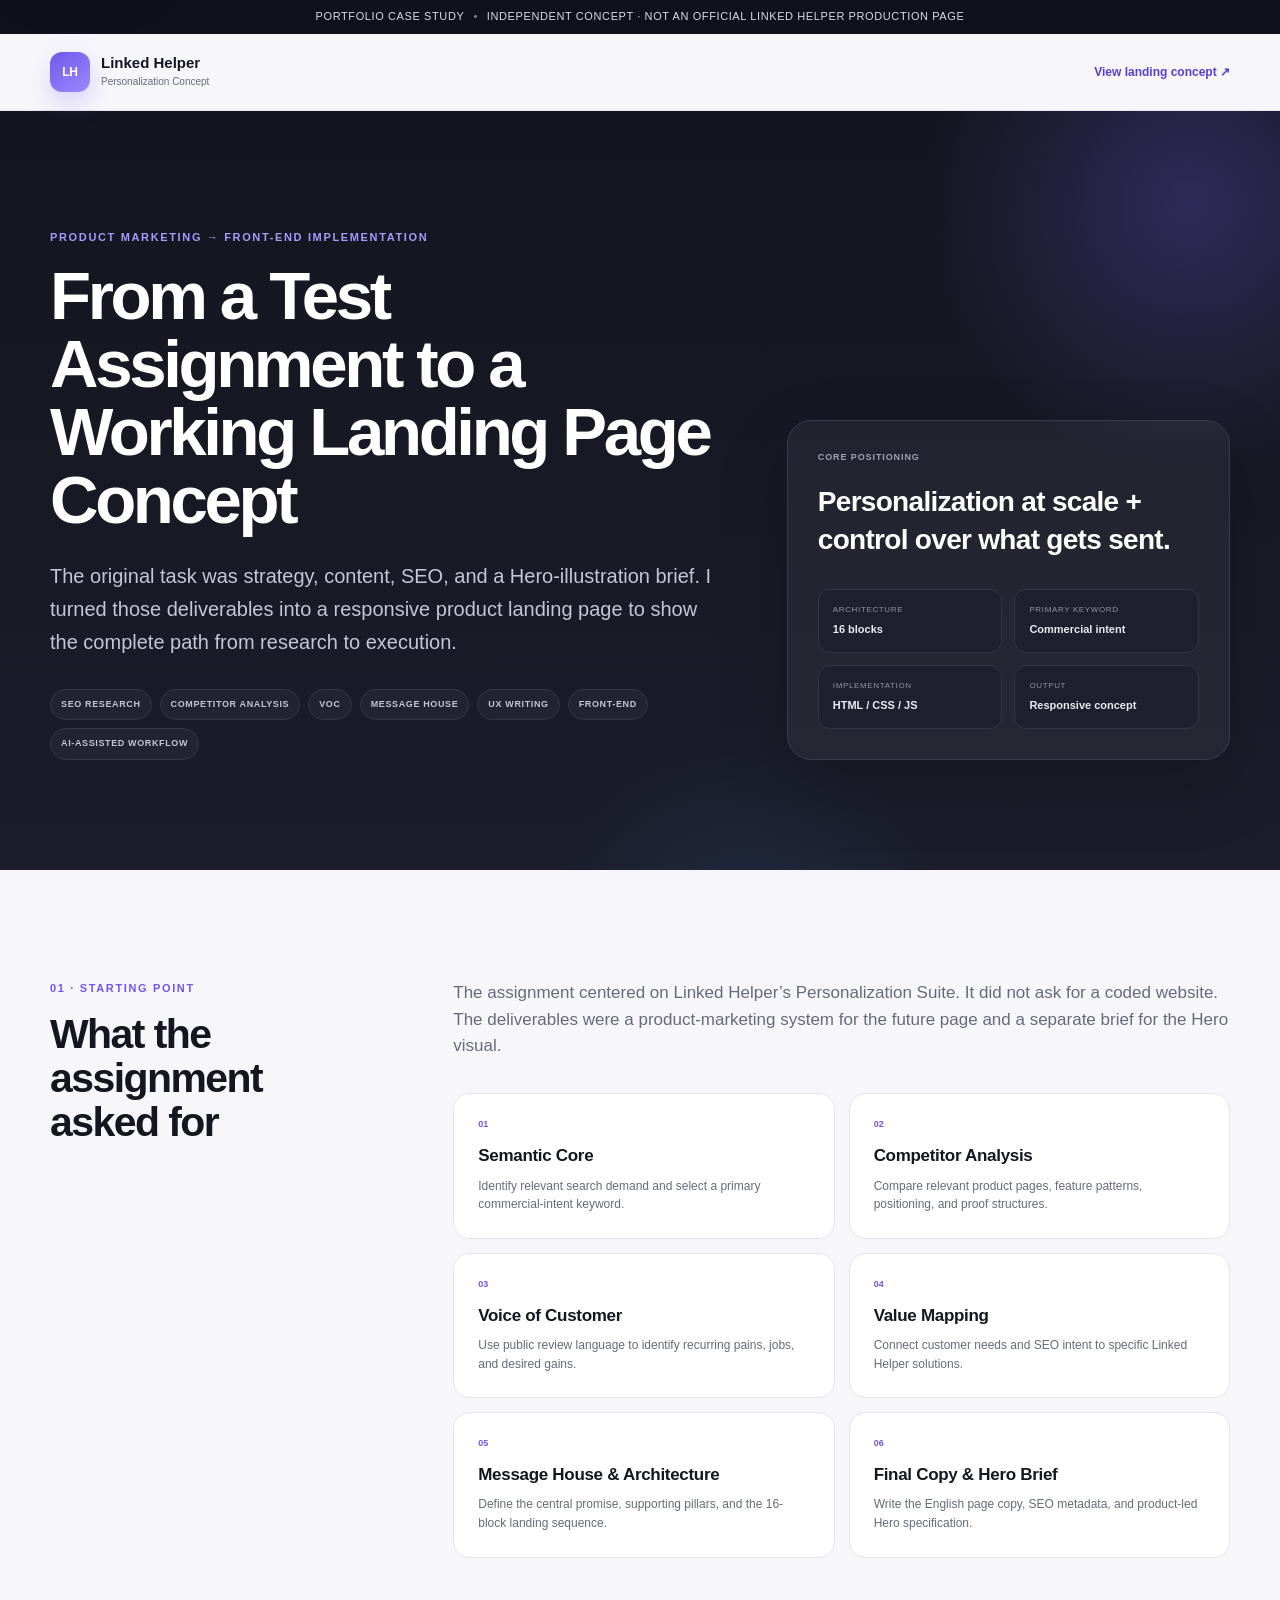
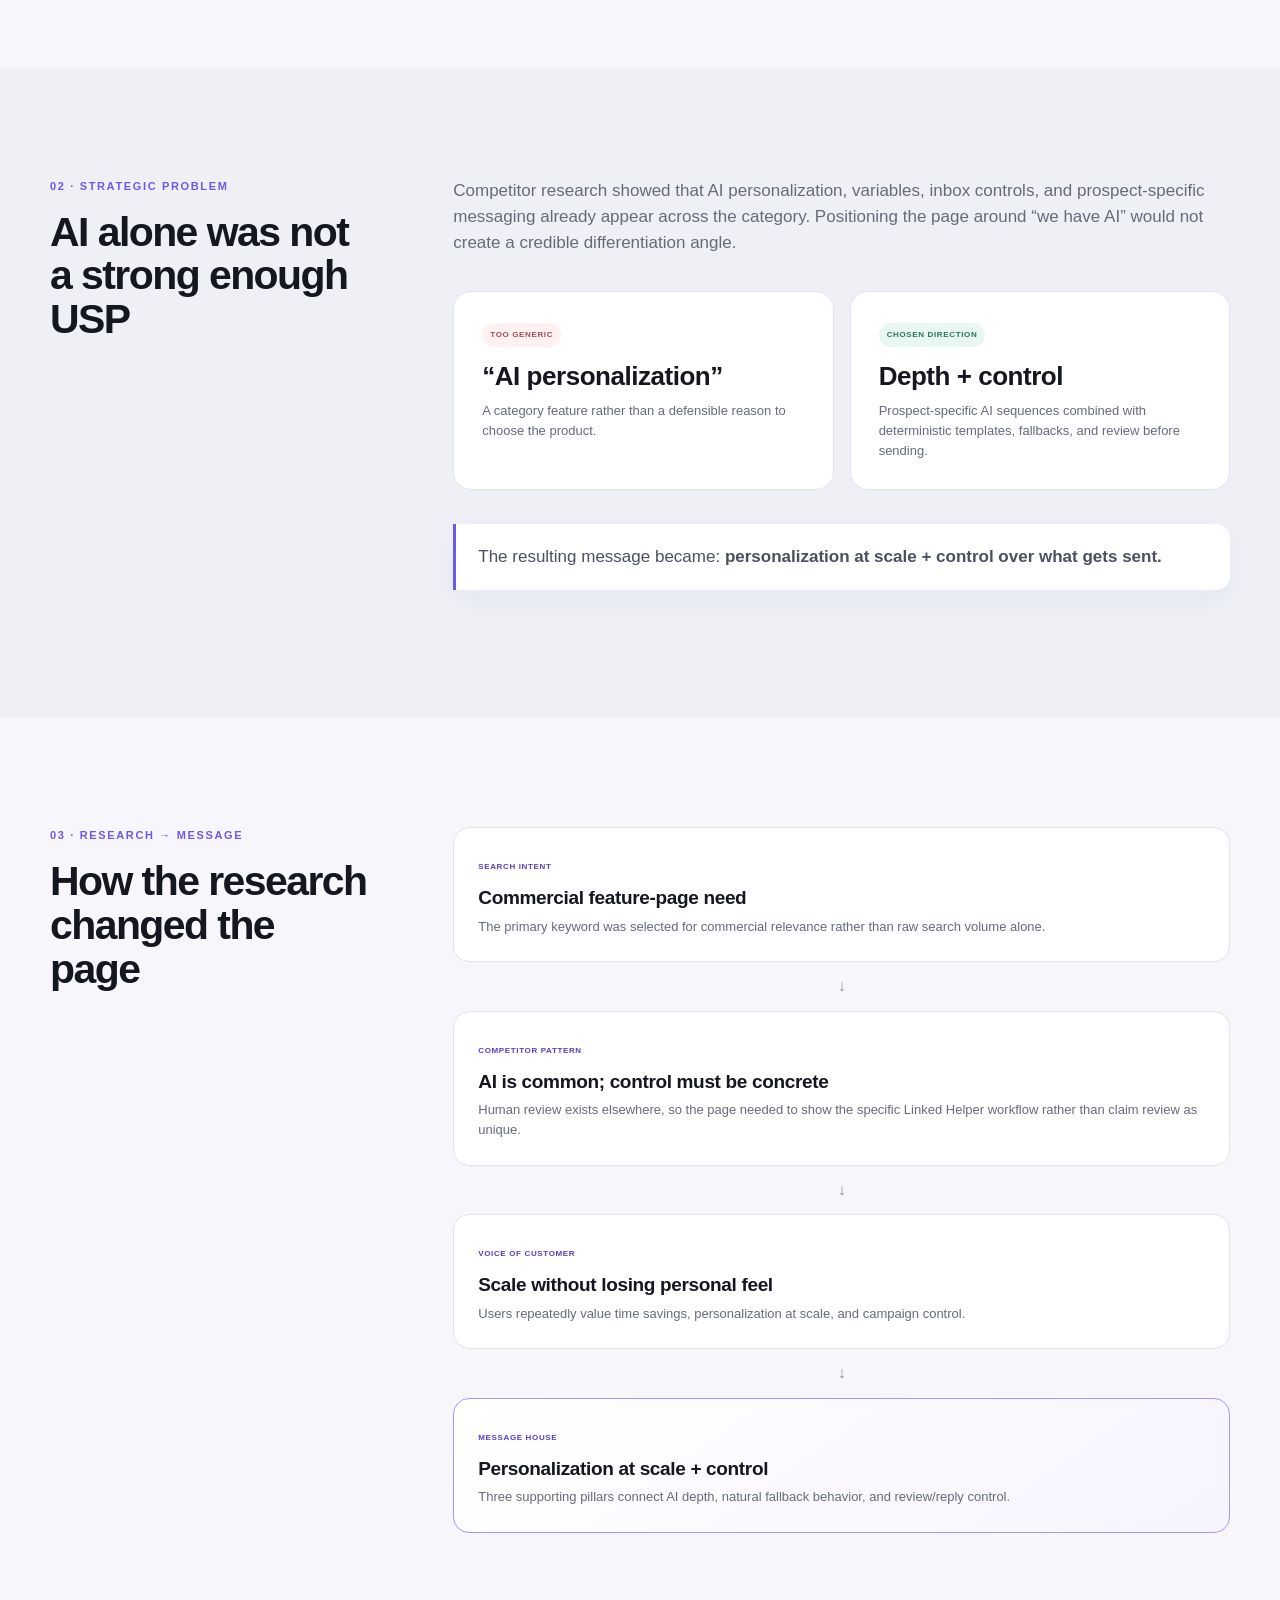
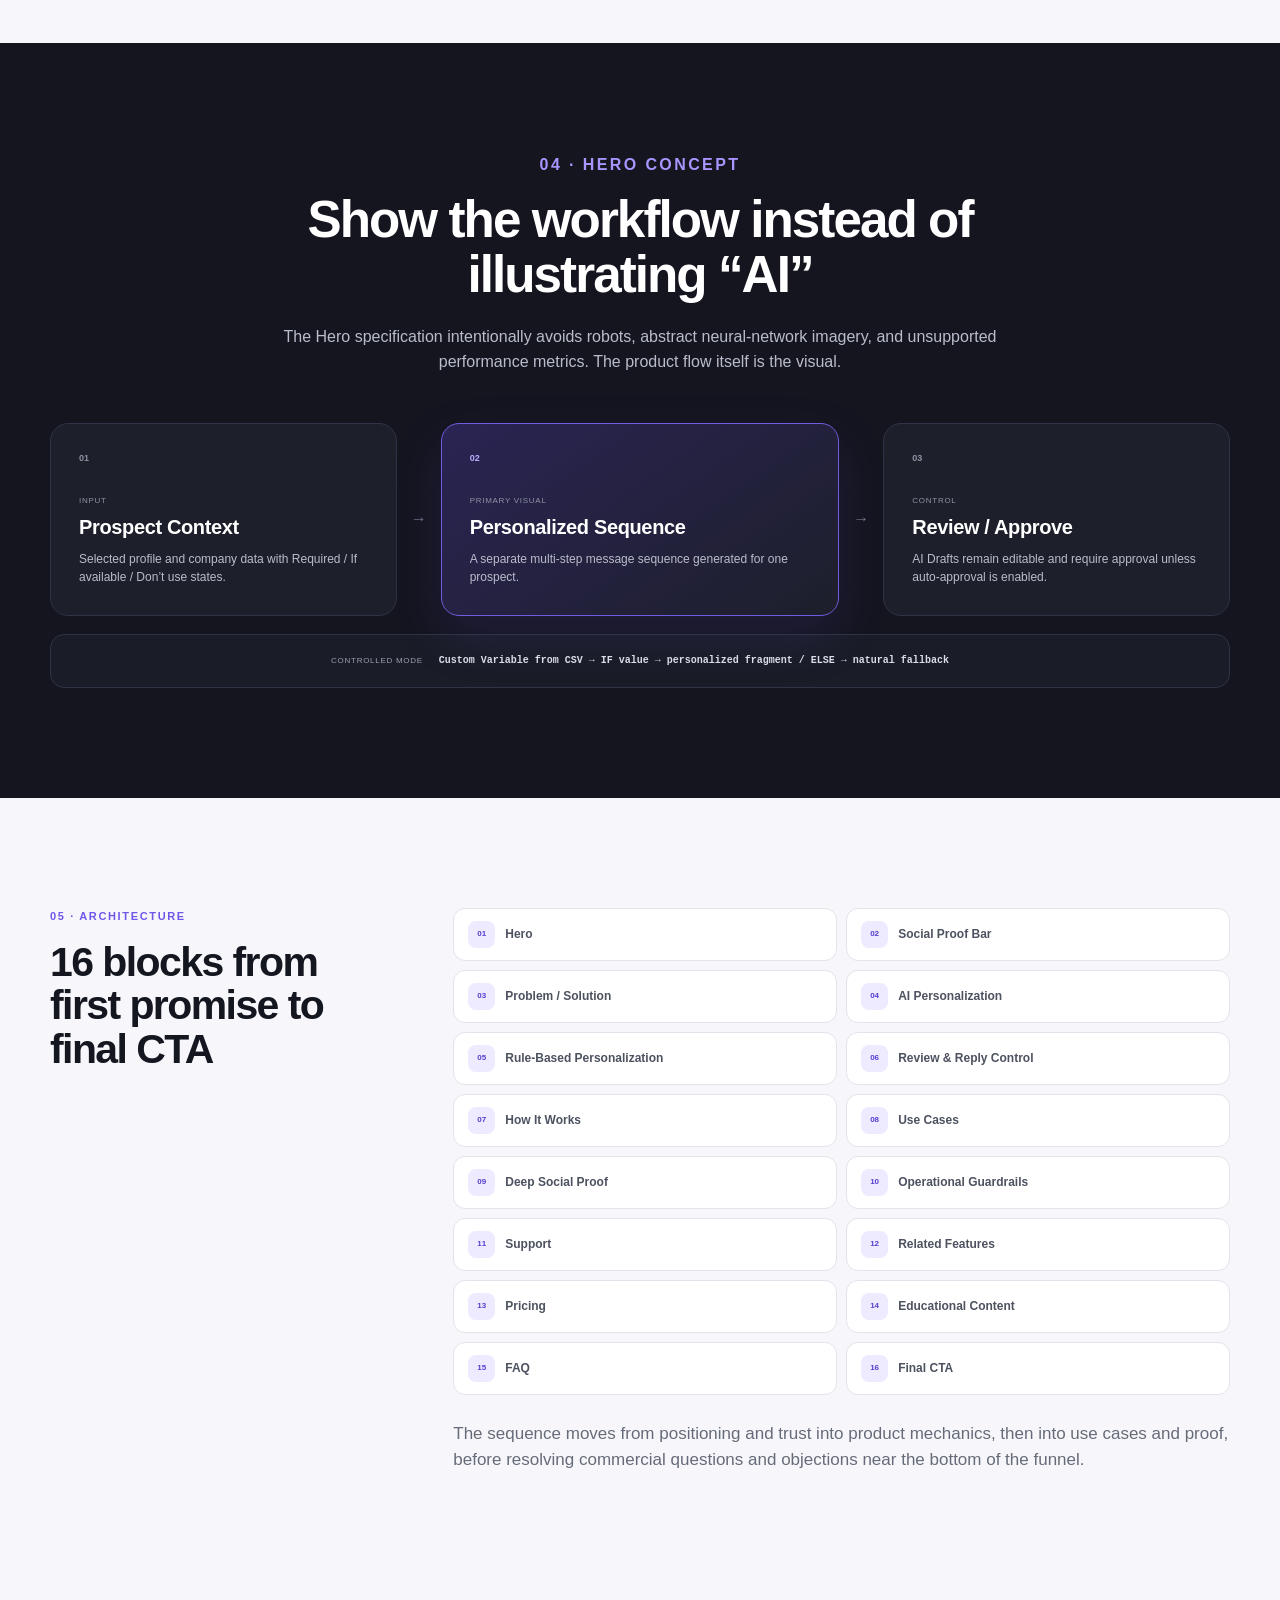
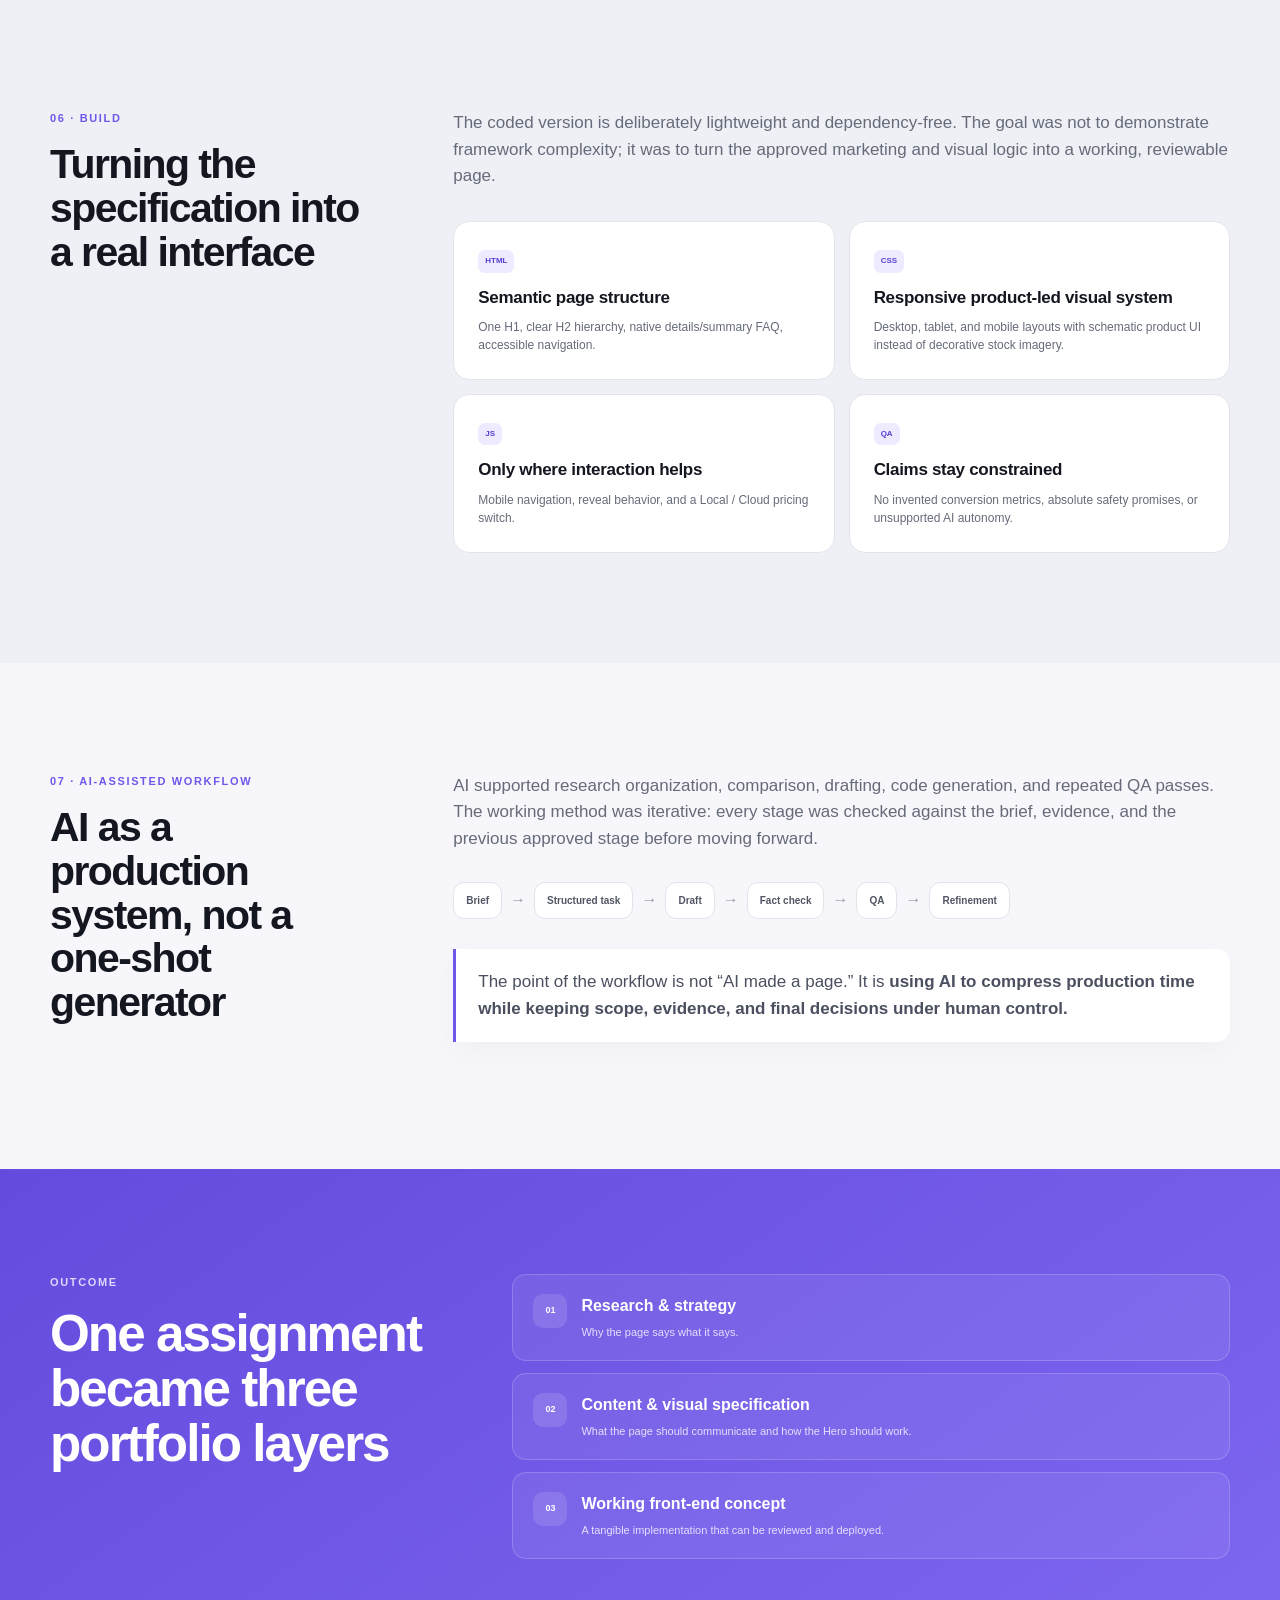
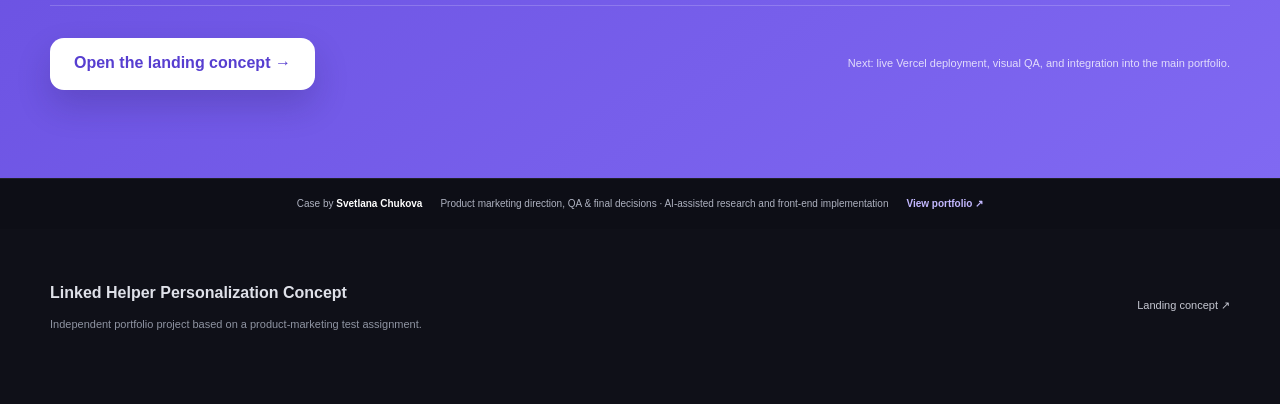
<file: case-study.html>
<!doctype html>
<html lang="en">
<head>
  <meta charset="utf-8">
  <meta name="viewport" content="width=device-width, initial-scale=1">
  <meta name="theme-color" content="#14151f">
  <title>Case Study | Linked Helper Personalization Concept</title>
  <meta name="description" content="From product marketing test assignment to research-backed landing architecture, Hero concept, and responsive front-end implementation.">
  <link rel="stylesheet" href="styles.css">
  <link rel="stylesheet" href="case-study.css">
  <script src="script.js" defer></script>
</head>
<body class="case-page">
  <a class="skip-link" href="#case-main">Skip to content</a>

  <div class="concept-bar">
    <span>Portfolio case study</span><span class="concept-dot">•</span><span>Independent concept · not an official Linked Helper production page</span>
  </div>

  <header class="case-nav">
    <div class="container case-nav-inner">
      <a class="brand" href="index.html">
        <span class="brand-mark" aria-hidden="true">LH</span>
        <span class="brand-copy"><strong>Linked Helper</strong><small>Personalization Concept</small></span>
      </a>
      <a class="case-back" href="index.html">View landing concept ↗</a>
    </div>
  </header>

  <main id="case-main">
    <section class="case-hero">
      <div class="case-orb case-orb-one"></div><div class="case-orb case-orb-two"></div>
      <div class="container case-hero-grid">
        <div class="reveal">
          <p class="eyebrow">Product marketing → front-end implementation</p>
          <h1>From a Test Assignment to a Working Landing Page Concept</h1>
          <p class="case-lead">The original task was strategy, content, SEO, and a Hero-illustration brief. I turned those deliverables into a responsive product landing page to show the complete path from research to execution.</p>
          <div class="case-tags"><span>SEO Research</span><span>Competitor Analysis</span><span>VoC</span><span>Message House</span><span>UX Writing</span><span>Front-end</span><span>AI-assisted workflow</span></div>
        </div>
        <div class="case-summary-card reveal">
          <p class="case-summary-label">Core positioning</p>
          <blockquote>Personalization at scale + control over what gets sent.</blockquote>
          <div class="case-summary-meta"><div><span>Architecture</span><strong>16 blocks</strong></div><div><span>Primary keyword</span><strong>Commercial intent</strong></div><div><span>Implementation</span><strong>HTML / CSS / JS</strong></div><div><span>Output</span><strong>Responsive concept</strong></div></div>
        </div>
      </div>
    </section>

    <section class="case-section">
      <div class="container case-two-col">
        <div class="case-side-title reveal"><p class="eyebrow">01 · Starting point</p><h2>What the assignment asked for</h2></div>
        <div class="case-copy reveal">
          <p>The assignment centered on Linked Helper’s Personalization Suite. It did not ask for a coded website. The deliverables were a product-marketing system for the future page and a separate brief for the Hero visual.</p>
          <div class="deliverable-grid">
            <article><span>01</span><h3>Semantic Core</h3><p>Identify relevant search demand and select a primary commercial-intent keyword.</p></article>
            <article><span>02</span><h3>Competitor Analysis</h3><p>Compare relevant product pages, feature patterns, positioning, and proof structures.</p></article>
            <article><span>03</span><h3>Voice of Customer</h3><p>Use public review language to identify recurring pains, jobs, and desired gains.</p></article>
            <article><span>04</span><h3>Value Mapping</h3><p>Connect customer needs and SEO intent to specific Linked Helper solutions.</p></article>
            <article><span>05</span><h3>Message House & Architecture</h3><p>Define the central promise, supporting pillars, and the 16-block landing sequence.</p></article>
            <article><span>06</span><h3>Final Copy & Hero Brief</h3><p>Write the English page copy, SEO metadata, and product-led Hero specification.</p></article>
          </div>
        </div>
      </div>
    </section>

    <section class="case-section case-section-soft">
      <div class="container case-two-col">
        <div class="case-side-title reveal"><p class="eyebrow">02 · Strategic problem</p><h2>AI alone was not a strong enough USP</h2></div>
        <div class="case-copy reveal">
          <p>Competitor research showed that AI personalization, variables, inbox controls, and prospect-specific messaging already appear across the category. Positioning the page around “we have AI” would not create a credible differentiation angle.</p>
          <div class="case-contrast">
            <div><span class="case-bad">Too generic</span><h3>“AI personalization”</h3><p>A category feature rather than a defensible reason to choose the product.</p></div>
            <div><span class="case-good">Chosen direction</span><h3>Depth + control</h3><p>Prospect-specific AI sequences combined with deterministic templates, fallbacks, and review before sending.</p></div>
          </div>
          <p class="case-highlight">The resulting message became: <strong>personalization at scale + control over what gets sent.</strong></p>
        </div>
      </div>
    </section>

    <section class="case-section">
      <div class="container case-two-col">
        <div class="case-side-title reveal"><p class="eyebrow">03 · Research → message</p><h2>How the research changed the page</h2></div>
        <div class="case-copy reveal">
          <div class="research-chain">
            <article><span>Search intent</span><h3>Commercial feature-page need</h3><p>The primary keyword was selected for commercial relevance rather than raw search volume alone.</p></article>
            <i>↓</i>
            <article><span>Competitor pattern</span><h3>AI is common; control must be concrete</h3><p>Human review exists elsewhere, so the page needed to show the specific Linked Helper workflow rather than claim review as unique.</p></article>
            <i>↓</i>
            <article><span>Voice of Customer</span><h3>Scale without losing personal feel</h3><p>Users repeatedly value time savings, personalization at scale, and campaign control.</p></article>
            <i>↓</i>
            <article class="research-result"><span>Message House</span><h3>Personalization at scale + control</h3><p>Three supporting pillars connect AI depth, natural fallback behavior, and review/reply control.</p></article>
          </div>
        </div>
      </div>
    </section>

    <section class="case-section case-section-dark">
      <div class="container">
        <div class="case-dark-heading reveal"><p class="eyebrow">04 · Hero concept</p><h2>Show the workflow instead of illustrating “AI”</h2><p>The Hero specification intentionally avoids robots, abstract neural-network imagery, and unsupported performance metrics. The product flow itself is the visual.</p></div>
        <div class="case-flow reveal">
          <article><span>01</span><small>Input</small><h3>Prospect Context</h3><p>Selected profile and company data with Required / If available / Don’t use states.</p></article>
          <i>→</i>
          <article class="case-flow-main"><span>02</span><small>Primary visual</small><h3>Personalized Sequence</h3><p>A separate multi-step message sequence generated for one prospect.</p></article>
          <i>→</i>
          <article><span>03</span><small>Control</small><h3>Review / Approve</h3><p>AI Drafts remain editable and require approval unless auto-approval is enabled.</p></article>
        </div>
        <div class="case-secondary-flow reveal"><span>Controlled mode</span><strong>Custom Variable from CSV → IF value → personalized fragment / ELSE → natural fallback</strong></div>
      </div>
    </section>

    <section class="case-section">
      <div class="container case-two-col">
        <div class="case-side-title reveal"><p class="eyebrow">05 · Architecture</p><h2>16 blocks from first promise to final CTA</h2></div>
        <div class="case-copy reveal">
          <ol class="architecture-list">
            <li><span>01</span>Hero</li><li><span>02</span>Social Proof Bar</li><li><span>03</span>Problem / Solution</li><li><span>04</span>AI Personalization</li><li><span>05</span>Rule-Based Personalization</li><li><span>06</span>Review & Reply Control</li><li><span>07</span>How It Works</li><li><span>08</span>Use Cases</li><li><span>09</span>Deep Social Proof</li><li><span>10</span>Operational Guardrails</li><li><span>11</span>Support</li><li><span>12</span>Related Features</li><li><span>13</span>Pricing</li><li><span>14</span>Educational Content</li><li><span>15</span>FAQ</li><li><span>16</span>Final CTA</li>
          </ol>
          <p>The sequence moves from positioning and trust into product mechanics, then into use cases and proof, before resolving commercial questions and objections near the bottom of the funnel.</p>
        </div>
      </div>
    </section>

    <section class="case-section case-section-soft">
      <div class="container case-two-col">
        <div class="case-side-title reveal"><p class="eyebrow">06 · Build</p><h2>Turning the specification into a real interface</h2></div>
        <div class="case-copy reveal">
          <p>The coded version is deliberately lightweight and dependency-free. The goal was not to demonstrate framework complexity; it was to turn the approved marketing and visual logic into a working, reviewable page.</p>
          <div class="build-grid">
            <article><span>HTML</span><h3>Semantic page structure</h3><p>One H1, clear H2 hierarchy, native details/summary FAQ, accessible navigation.</p></article>
            <article><span>CSS</span><h3>Responsive product-led visual system</h3><p>Desktop, tablet, and mobile layouts with schematic product UI instead of decorative stock imagery.</p></article>
            <article><span>JS</span><h3>Only where interaction helps</h3><p>Mobile navigation, reveal behavior, and a Local / Cloud pricing switch.</p></article>
            <article><span>QA</span><h3>Claims stay constrained</h3><p>No invented conversion metrics, absolute safety promises, or unsupported AI autonomy.</p></article>
          </div>
        </div>
      </div>
    </section>

    <section class="case-section">
      <div class="container case-two-col">
        <div class="case-side-title reveal"><p class="eyebrow">07 · AI-assisted workflow</p><h2>AI as a production system, not a one-shot generator</h2></div>
        <div class="case-copy reveal">
          <p>AI supported research organization, comparison, drafting, code generation, and repeated QA passes. The working method was iterative: every stage was checked against the brief, evidence, and the previous approved stage before moving forward.</p>
          <div class="ai-process">
            <span>Brief</span><i>→</i><span>Structured task</span><i>→</i><span>Draft</span><i>→</i><span>Fact check</span><i>→</i><span>QA</span><i>→</i><span>Refinement</span>
          </div>
          <p class="case-highlight">The point of the workflow is not “AI made a page.” It is <strong>using AI to compress production time while keeping scope, evidence, and final decisions under human control.</strong></p>
        </div>
      </div>
    </section>

    <section class="case-outcome">
      <div class="container case-outcome-grid reveal">
        <div><p class="eyebrow">Outcome</p><h2>One assignment became three portfolio layers</h2></div>
        <div class="outcome-list"><article><span>01</span><strong>Research & strategy</strong><p>Why the page says what it says.</p></article><article><span>02</span><strong>Content & visual specification</strong><p>What the page should communicate and how the Hero should work.</p></article><article><span>03</span><strong>Working front-end concept</strong><p>A tangible implementation that can be reviewed and deployed.</p></article></div>
      </div>
      <div class="container case-cta reveal"><a class="btn btn-light" href="index.html">Open the landing concept →</a><p>Next: live Vercel deployment, visual QA, and integration into the main portfolio.</p></div>
    </section>
  </main>

  <footer class="site-footer">
    <div class="container footer-grid"><div><strong>Linked Helper Personalization Concept</strong><p>Independent portfolio project based on a product-marketing test assignment.</p></div><div class="footer-note"><a href="index.html">Landing concept ↗</a></div></div>
  </footer>
</body>
</html>
</file>
<file: styles.css>
:root{
  --bg:#f7f7fb;
  --surface:#ffffff;
  --surface-soft:#f0f1f7;
  --ink:#141620;
  --muted:#666b79;
  --line:#e2e4eb;
  --purple:#6f57e9;
  --purple-2:#8c74ff;
  --purple-dark:#573ed0;
  --purple-soft:#eeeaff;
  --green:#2caf78;
  --green-soft:#e8f8f1;
  --red:#dc6670;
  --red-soft:#fff0f1;
  --blue:#4975de;
  --dark:#14151f;
  --dark-2:#1c1e2b;
  --dark-3:#242637;
  --white:#fff;
  --shadow:0 24px 80px rgba(38,31,72,.12);
  --shadow-soft:0 14px 40px rgba(38,31,72,.08);
  --radius-xl:30px;
  --radius-lg:22px;
  --radius-md:16px;
  --max:1180px;
}

*{box-sizing:border-box}
html{scroll-behavior:smooth}
body{margin:0;background:var(--bg);color:var(--ink);font-family:Inter,ui-sans-serif,-apple-system,BlinkMacSystemFont,"Segoe UI",sans-serif;line-height:1.55;-webkit-font-smoothing:antialiased;text-rendering:optimizeLegibility}
a{color:inherit;text-decoration:none}
button{font:inherit}
button,a{-webkit-tap-highlight-color:transparent}
img{display:block;max-width:100%}

.skip-link{position:fixed;left:16px;top:-60px;z-index:1000;background:#fff;color:#111;padding:10px 14px;border-radius:10px;box-shadow:var(--shadow-soft);transition:top .2s ease}
.skip-link:focus{top:16px}

.container{width:min(calc(100% - 40px),var(--max));margin-inline:auto}
.section{padding:104px 0;position:relative}
.section-soft{background:var(--surface-soft)}
.section-dark{background:var(--dark);color:#fff}
.section-dark p{color:#b8bdcc}

.concept-bar{min-height:34px;padding:8px 20px;display:flex;justify-content:center;align-items:center;gap:9px;background:#10111a;color:#d9dce8;font-size:11px;letter-spacing:.055em;text-transform:uppercase;text-align:center}
.concept-dot{opacity:.55}

.site-header{position:sticky;top:0;z-index:100;background:rgba(247,247,251,.90);backdrop-filter:blur(18px);border-bottom:1px solid rgba(226,228,235,.82)}
.nav-shell{min-height:76px;display:grid;grid-template-columns:auto 1fr auto;align-items:center;gap:26px}
.brand{display:flex;align-items:center;gap:11px;min-width:max-content}
.brand-mark{display:grid;place-items:center;width:40px;height:40px;border-radius:12px;background:linear-gradient(145deg,var(--purple),#9d89ff);color:#fff;font-size:12px;font-weight:900;letter-spacing:-.02em;box-shadow:0 10px 26px rgba(111,87,233,.25)}
.brand-copy strong,.brand-copy small{display:block}
.brand-copy strong{font-size:15px;line-height:1.1}
.brand-copy small{font-size:10px;color:var(--muted);margin-top:3px}
.main-nav{display:flex;align-items:center;justify-content:center;gap:28px;font-size:13px;color:#484d5a}
.main-nav a{position:relative;padding:8px 0;transition:color .2s ease}
.main-nav a::after{content:"";position:absolute;left:0;right:100%;bottom:2px;height:1px;background:var(--purple);transition:right .2s ease}
.main-nav a:hover{color:var(--purple-dark)}
.main-nav a:hover::after{right:0}
.menu-toggle{display:none;border:0;background:transparent;width:42px;height:42px;padding:9px;border-radius:10px;cursor:pointer}
.menu-toggle span{display:block;height:2px;background:#252833;margin:5px 0;border-radius:3px}

.btn{display:inline-flex;align-items:center;justify-content:center;gap:8px;min-height:52px;padding:0 24px;border:0;border-radius:14px;background:linear-gradient(145deg,var(--purple),var(--purple-dark));color:#fff;font-weight:750;box-shadow:0 12px 30px rgba(111,87,233,.24);transition:transform .2s ease,box-shadow .2s ease,filter .2s ease}
.btn:hover{transform:translateY(-2px);box-shadow:0 17px 38px rgba(111,87,233,.31);filter:saturate(1.05)}
.btn-small{min-height:42px;padding-inline:18px;border-radius:12px;font-size:13px}
.btn-light{background:#fff;color:var(--purple-dark);box-shadow:0 16px 34px rgba(29,19,77,.20)}
.btn-outline{background:#fff;color:var(--purple-dark);border:1px solid #cec6f8;box-shadow:none}
.text-link{display:inline-flex;align-items:center;gap:4px;color:var(--purple-dark);font-size:13px;font-weight:750}
.text-link:hover{text-decoration:underline}

.eyebrow{margin:0 0 16px;color:var(--purple);font-size:11px;font-weight:850;letter-spacing:.15em;text-transform:uppercase}
h1,h2,h3,p{margin-top:0}
h1{font-size:clamp(46px,5.25vw,72px);line-height:1.01;letter-spacing:-.05em;margin-bottom:26px;max-width:780px}
h2{font-size:clamp(34px,4vw,54px);line-height:1.07;letter-spacing:-.038em;margin-bottom:22px}
h3{font-size:20px;line-height:1.25;letter-spacing:-.018em;margin-bottom:10px}
p{color:var(--muted)}
.section-heading{max-width:800px;margin-bottom:52px}
.section-heading>p:not(.eyebrow){font-size:17px}
.section-heading.center{margin-inline:auto;text-align:center}
.section-heading.light h2{color:#fff}
.section-heading.light .eyebrow{color:#a896ff}
.section-heading.light p{color:#b8bdcc}
.sticky-heading{position:sticky;top:120px}

.hero{min-height:740px;padding-top:94px;padding-bottom:100px;overflow:hidden;background:linear-gradient(180deg,#fcfcff 0%,#f7f7fb 100%)}
.hero-glow{position:absolute;border-radius:999px;filter:blur(4px);pointer-events:none}
.hero-glow-one{width:520px;height:520px;right:-160px;top:-120px;background:radial-gradient(circle,rgba(131,104,255,.18),rgba(131,104,255,0) 70%)}
.hero-glow-two{width:360px;height:360px;left:38%;bottom:-220px;background:radial-gradient(circle,rgba(83,173,255,.11),rgba(83,173,255,0) 70%)}
.hero-grid{position:relative;z-index:2;display:grid;grid-template-columns:minmax(0,1fr) minmax(500px,.95fr);gap:70px;align-items:center}
.lead{font-size:20px;line-height:1.62;color:#454a58;max-width:730px}
.hero-body{max-width:680px;font-size:16px}
.cta-row{display:flex;flex-wrap:wrap;align-items:center;gap:18px;margin:34px 0 28px}
.microcopy{font-size:12px;color:#7a7f8e}
.feature-strip{display:flex;flex-wrap:wrap;gap:9px;padding:0;margin:0;list-style:none}
.feature-strip li{padding:9px 12px;border:1px solid var(--line);border-radius:999px;background:#fff;color:#4e5360;font-size:11px;font-weight:720;box-shadow:0 6px 18px rgba(41,39,57,.04)}

.hero-visual{position:relative;min-height:610px}
.visual-window{position:absolute;inset:15px 0 10px;background:rgba(255,255,255,.88);border:1px solid rgba(223,222,234,.95);border-radius:30px;box-shadow:0 35px 100px rgba(71,54,135,.17);overflow:hidden;backdrop-filter:blur(10px)}
.window-bar{height:54px;padding:0 18px;display:flex;align-items:center;justify-content:space-between;border-bottom:1px solid #ececf2;background:rgba(248,248,252,.96);font-size:10px;color:#737889;text-transform:uppercase;letter-spacing:.08em;font-weight:750}
.window-brand{display:flex;align-items:center;gap:8px;color:#494d5b}
.window-brand i{width:9px;height:9px;border-radius:50%;background:linear-gradient(145deg,var(--purple),#a998ff);box-shadow:0 0 0 4px var(--purple-soft)}
.window-status{padding:5px 8px;border-radius:999px;background:var(--purple-soft);color:var(--purple-dark)}
.visual-flow{position:relative;height:430px;display:grid;grid-template-columns:.84fr 28px 1.08fr 28px .82fr;gap:7px;align-items:center;padding:32px 18px 10px}
.product-card{background:#fff;border:1px solid #e5e5ed;border-radius:17px;padding:16px;box-shadow:0 14px 36px rgba(41,38,64,.08);min-width:0}
.product-card h3{font-size:15px;margin:3px 0 14px}
.card-kicker{display:flex;align-items:center;gap:7px;margin-bottom:12px;color:#737889;font-size:9px;font-weight:750;text-transform:uppercase;letter-spacing:.07em}
.card-icon{display:grid;place-items:center;width:22px;height:22px;border-radius:7px;background:#eff1f6;color:#697080;font-size:8px}
.card-icon.purple{background:var(--purple-soft);color:var(--purple-dark)}
.card-icon.green{background:var(--green-soft);color:var(--green)}
.prospect-row{display:flex;align-items:center;gap:10px;padding:10px;border-radius:12px;background:#f8f8fb;margin-bottom:11px}
.prospect-row .avatar{display:grid;place-items:center;width:34px;height:34px;border-radius:10px;background:linear-gradient(145deg,#dfd9ff,#f1efff);color:var(--purple-dark);font-size:9px;font-weight:850}
.prospect-row strong,.prospect-row small{display:block}
.prospect-row strong{font-size:11px}.prospect-row small{font-size:9px;color:#858a97;margin-top:2px}
.field-list>div{display:flex;justify-content:space-between;gap:8px;padding:8px 2px;border-top:1px solid #eeeeF4;font-size:9px;color:#6d7280}
.field-list b{font-size:8px;color:var(--purple-dark);background:var(--purple-soft);border-radius:999px;padding:3px 6px}
.flow-arrow{text-align:center;color:#8e7bf1;font-size:22px;font-weight:800}
.sequence-card{transform:translateY(5px);box-shadow:0 20px 50px rgba(78,57,167,.12)}
.sequence-step{display:flex;align-items:center;gap:9px;padding:9px;border:1px solid #eeeeF4;border-radius:11px;background:#fafafd}
.sequence-step.active{border-color:#d8d0ff;background:#f8f6ff}
.sequence-step i{display:grid;place-items:center;width:25px;height:25px;border-radius:8px;background:#ececf3;color:#676d7b;font-size:8px;font-style:normal;font-weight:850}
.sequence-step.active i{background:var(--purple);color:#fff}
.sequence-step strong,.sequence-step small{display:block}.sequence-step strong{font-size:9px}.sequence-step small{font-size:8px;color:#8a8f9d;margin-top:2px}
.sequence-line{width:1px;height:12px;background:#dedfe8;margin-left:21px}
.draft-badge{display:inline-flex;margin:2px 0 12px;padding:5px 8px;border-radius:999px;background:var(--green-soft);color:#23845e;font-size:8px;font-weight:800}
.review-card p{font-size:9px;line-height:1.55;background:#fafafd;border:1px solid #eeeeF4;padding:9px;border-radius:10px;margin-bottom:10px}
.review-actions{display:grid;grid-template-columns:1fr 1fr;gap:6px}
.review-actions button,.control-visual button{border:1px solid #e3e4ec;background:#fff;color:#5b6070;border-radius:8px;padding:7px;font-size:8px;font-weight:750}
.review-actions .approve,.control-visual button:last-child{background:var(--purple);border-color:var(--purple);color:#fff}
.controlled-mode{position:absolute;left:22px;right:22px;bottom:20px;display:grid;grid-template-columns:auto 1fr;align-items:center;gap:18px;padding:13px 16px;background:#f8f8fb;border:1px solid #e6e6ee;border-radius:14px}
.controlled-mode>div strong,.controlled-mode>div span{display:block}
.mode-label{font-size:7px;text-transform:uppercase;letter-spacing:.09em;color:#858a97;margin-bottom:2px}.controlled-mode strong{font-size:10px}
.controlled-mode code{min-width:0;overflow:hidden;white-space:nowrap;text-overflow:ellipsis;color:#666b79;font-family:ui-monospace,SFMono-Regular,Menlo,monospace;font-size:8px}
.var{color:#3871c9}.logic{color:var(--purple-dark);font-weight:750}

.proof-band{padding:38px 0;background:#fff;border-block:1px solid var(--line)}
.proof-inner{text-align:center}
.proof-number{margin:0;color:var(--purple-dark);font-weight:900;font-size:11px;letter-spacing:.1em;text-transform:uppercase}
.proof-inner h2{font-size:21px;letter-spacing:-.02em;margin:3px 0 24px}
.logo-placeholders{display:grid;grid-template-columns:repeat(5,1fr);gap:12px}
.logo-placeholders span{display:grid;place-items:center;min-height:52px;border:1px dashed #d9dbe4;border-radius:12px;color:#a1a5b1;font-size:8px;letter-spacing:.12em;background:#fafafd}
.proof-note{font-size:10px;margin:13px 0 0;color:#999daa}

.compare-grid{display:grid;grid-template-columns:1fr 52px 1fr;align-items:stretch}
.compare-card{padding:34px;border-radius:var(--radius-lg);border:1px solid var(--line);background:#fff}
.compare-card h3{font-size:27px;margin-top:12px}
.compare-label{display:inline-flex;align-items:center;gap:8px;padding:7px 10px;border-radius:999px;font-size:10px;font-weight:800;text-transform:uppercase;letter-spacing:.07em}
.compare-before .compare-label{color:#9e4c55;background:var(--red-soft)}
.compare-after{background:linear-gradient(145deg,#fff,#f7f4ff);border-color:#d8d0ff}
.compare-after .compare-label{color:#247555;background:var(--green-soft)}
.compare-card ul{list-style:none;padding:0;margin:26px 0 0;display:grid;gap:13px}
.compare-card li{position:relative;padding-left:24px;color:#606572}
.compare-before li::before{content:"×";position:absolute;left:0;color:#c96d75;font-weight:900}
.compare-after li::before{content:"✓";position:absolute;left:0;color:var(--green);font-weight:900}
.compare-divider{display:grid;place-items:center}.compare-divider span{display:grid;place-items:center;width:36px;height:36px;border-radius:50%;background:var(--purple-soft);color:var(--purple);font-weight:900}

.feature-layout{display:grid;grid-template-columns:minmax(0,.88fr) minmax(0,1.12fr);gap:82px;align-items:start}
.feature-quote{margin-top:32px;padding:18px 20px;border-left:3px solid var(--purple);background:#fff;border-radius:0 14px 14px 0;color:#484d5a;font-weight:720;font-size:14px;box-shadow:0 10px 30px rgba(41,38,64,.04)}
.feature-stack{display:grid;gap:14px}
.feature-row{display:grid;grid-template-columns:auto 1fr;gap:18px;padding:26px;background:#fff;border:1px solid var(--line);border-radius:var(--radius-md);box-shadow:0 9px 28px rgba(41,38,64,.04)}
.feature-row p{font-size:14px;margin-bottom:0}
.feature-index{display:grid;place-items:center;width:38px;height:38px;border-radius:11px;background:var(--purple-soft);color:var(--purple-dark);font-size:10px;font-weight:850;flex:0 0 auto}

.rule-grid{display:grid;grid-template-columns:minmax(0,.92fr) minmax(0,1.08fr);gap:78px;align-items:start}
.template-editor{position:sticky;top:120px;border-radius:var(--radius-xl);overflow:hidden;background:#191a24;box-shadow:0 30px 80px rgba(30,25,54,.19);color:#e9eaf3}
.editor-head{height:58px;display:flex;align-items:center;justify-content:space-between;padding:0 22px;background:#21232f;border-bottom:1px solid #2d3040;font-size:10px;color:#abb0c1;text-transform:uppercase;letter-spacing:.09em}
.editor-body{padding:36px 32px 28px;font-family:ui-monospace,SFMono-Regular,Menlo,monospace;font-size:13px;line-height:1.85;min-height:340px}
.editor-body p{color:#dde0ea;margin:0 0 5px}
.token{display:inline-block;padding:1px 5px;border-radius:5px}.token-blue{background:rgba(73,117,222,.17);color:#8cb0ff}.token-purple{background:rgba(140,116,255,.17);color:#b9a9ff}.token-green{background:rgba(44,175,120,.17);color:#7be2b4}
.editor-foot{display:flex;flex-wrap:wrap;gap:7px;padding:14px 18px;border-top:1px solid #2d3040;background:#1d1f2a}
.editor-foot span{padding:5px 7px;border-radius:999px;background:#292c39;color:#aeb3c3;font-size:8px}
.mini-feature-grid{display:grid;grid-template-columns:1fr 1fr;gap:15px;margin-top:34px}
.mini-feature-grid article{padding:18px;border:1px solid var(--line);border-radius:14px;background:#fff}
.mini-feature-grid article>span{display:block;color:var(--purple);font-size:9px;font-weight:850;margin-bottom:9px}
.mini-feature-grid h3{font-size:15px}.mini-feature-grid p{font-size:12px;margin-bottom:0}

.control-grid{display:grid;grid-template-columns:repeat(3,1fr);gap:18px}
.control-card{padding:20px 20px 26px;border:1px solid #2d3041;border-radius:var(--radius-lg);background:var(--dark-2)}
.control-card h3{color:#fff;font-size:18px;margin-top:15px}.control-card>p{font-size:13px;margin-bottom:0}
.dark-index{background:#2c2947;color:#b6a7ff}
.control-visual{min-height:180px;margin-bottom:22px;padding:17px;border-radius:15px;background:#f8f8fb;color:#404452}
.draft-pill{display:inline-flex;padding:5px 8px;border-radius:999px;background:var(--purple-soft);color:var(--purple-dark);font-size:8px;font-weight:800}
.draft-visual p{font-size:10px;margin:16px 0;background:#fff;border:1px solid #e7e8ee;border-radius:10px;padding:12px;color:#5d6270}.draft-visual>div{display:grid;grid-template-columns:1fr 1fr;gap:6px}
.timeline-item{display:flex;align-items:center;gap:10px;padding:8px 0;font-size:10px;font-weight:750}.timeline-item i{display:grid;place-items:center;width:27px;height:27px;border-radius:8px;background:#e9f7f0;color:var(--green);font-style:normal}.timeline-item.reply i{background:var(--purple-soft);color:var(--purple)}.timeline-item.muted i{background:#eceef2;color:#9095a2}.timeline-item.muted{color:#9ca0aa}.timeline-line{width:1px;height:15px;background:#cbd0d8;margin-left:13px}.muted-line{background:#e0e2e7}
.reply-copy-visual{display:flex;flex-direction:column;justify-content:center;gap:10px}.bubble{max-width:88%;padding:10px 12px;border-radius:12px;font-size:9px;line-height:1.4}.bubble-prospect{align-self:flex-start;background:#fff;border:1px solid #e2e4eb}.bubble-ai{align-self:flex-end;background:var(--purple-soft);color:#5946bf}

.steps{list-style:none;padding:0;margin:0;display:grid;grid-template-columns:repeat(4,1fr);gap:14px;counter-reset:none}
.steps li{position:relative;min-height:245px;padding:25px;border:1px solid var(--line);border-radius:var(--radius-md);background:#fff;overflow:hidden}
.steps li::after{content:"";position:absolute;width:110px;height:110px;border-radius:50%;right:-60px;bottom:-60px;background:var(--purple-soft)}
.steps li>span{display:grid;place-items:center;width:40px;height:40px;border-radius:12px;background:var(--purple);color:#fff;font-size:10px;font-weight:850;margin-bottom:20px}
.steps h3{font-size:17px}.steps p{font-size:13px;margin-bottom:0}.center-line{text-align:center;font-weight:750;color:#4c5160;margin:34px 0 0}

.case-grid{display:grid;grid-template-columns:repeat(3,1fr);gap:18px}
.case-card{padding:28px;border:1px solid var(--line);border-radius:var(--radius-lg);background:#fff;box-shadow:0 10px 32px rgba(41,38,64,.04)}
.case-icon{display:grid;place-items:center;width:44px;height:44px;border-radius:13px;background:var(--purple-soft);color:var(--purple);font-size:18px;margin-bottom:28px}
.case-kicker{font-size:10px!important;color:var(--purple-dark)!important;font-weight:850;text-transform:uppercase;letter-spacing:.08em;margin-bottom:12px}
.case-card h3{font-size:22px}.case-card p{font-size:14px}.case-card small{display:block;margin-top:22px;padding-top:16px;border-top:1px solid var(--line);color:#858a98;font-size:10px}

.quote-grid{display:grid;grid-template-columns:repeat(3,1fr);gap:18px}
.quote-grid blockquote{margin:0;padding:28px;border:1px solid var(--line);border-radius:var(--radius-lg);background:#fff;box-shadow:var(--shadow-soft)}
.quote-mark{display:block;color:var(--purple);font-family:Georgia,serif;font-size:58px;line-height:.8;margin-bottom:16px}.quote-grid h3{font-size:16px}.quote-grid blockquote>p{font-size:15px;line-height:1.72;color:#4d5260}.quote-grid footer,.support-quote footer{display:flex;justify-content:space-between;align-items:center;gap:12px;margin-top:24px;padding-top:16px;border-top:1px solid var(--line);font-size:11px}.quote-grid footer strong,.support-quote footer strong{color:#3d424f}.quote-grid footer span,.support-quote footer span{color:#8c919e;font-weight:750}

.guardrail-grid{display:grid;grid-template-columns:1fr 1fr;gap:15px}
.guardrail-grid article{padding:23px;border:1px solid var(--line);border-radius:var(--radius-md);background:#fff}
.guardrail-grid article>span{display:grid;place-items:center;width:39px;height:39px;border-radius:12px;background:var(--purple-soft);color:var(--purple);margin-bottom:16px}.guardrail-grid h3{font-size:16px}.guardrail-grid p{font-size:13px;margin-bottom:0}

.support-grid{display:grid;grid-template-columns:minmax(0,1fr) minmax(0,.85fr);gap:80px;align-items:center}.support-grid .section-heading{margin-bottom:0}.support-pills{display:flex;flex-wrap:wrap;gap:8px;margin-top:25px}.support-pills span{padding:8px 11px;border-radius:999px;background:var(--purple-soft);color:var(--purple-dark);font-size:10px;font-weight:800}
.support-quote{position:relative;margin:0;padding:36px;border:1px solid #d9d1ff;border-radius:var(--radius-xl);background:linear-gradient(145deg,#f3efff,#fff);box-shadow:var(--shadow-soft)}
.support-quote>p{font-size:25px;line-height:1.45;letter-spacing:-.025em;color:#3f4250;margin-bottom:0}

.ecosystem-flow{display:grid;grid-template-columns:1fr auto 1fr auto 1.2fr auto 1fr;gap:11px;align-items:center}
.ecosystem-flow article{min-height:180px;padding:23px;border:1px solid #303345;border-radius:var(--radius-md);background:var(--dark-2)}
.ecosystem-flow article>span{display:block;color:#8f94a7;font-size:9px;font-weight:850;margin-bottom:32px}.ecosystem-flow h3{color:#fff;font-size:17px}.ecosystem-flow p{font-size:11px;margin-bottom:0}.ecosystem-flow>i{font-style:normal;color:#676b7f}.ecosystem-flow .ecosystem-main{background:linear-gradient(145deg,#2a2453,#1d1f2b);border-color:#705be0;box-shadow:0 20px 50px rgba(102,79,211,.14)}.ecosystem-flow .ecosystem-main>span{color:#b2a4ff}

.pricing-toolbar{display:flex;justify-content:center;gap:5px;width:max-content;margin:0 auto 30px;padding:5px;border-radius:14px;background:#ebecef;border:1px solid #dfe1e7}.pricing-toggle{border:0;background:transparent;color:#686d7b;padding:10px 15px;border-radius:10px;font-size:11px;font-weight:800;cursor:pointer}.pricing-toggle.active{background:#fff;color:var(--purple-dark);box-shadow:0 5px 16px rgba(38,35,60,.08)}
.pricing-grid{display:grid;grid-template-columns:.8fr 1fr 1fr;gap:16px;align-items:stretch}.price-card{position:relative;padding:28px;border:1px solid var(--line);border-radius:var(--radius-lg);background:#fff;display:flex;flex-direction:column}.price-kicker{font-size:9px;text-transform:uppercase;letter-spacing:.08em;font-weight:850;color:#8d92a0;margin-bottom:10px}.price-card h3{font-size:20px}.price{display:flex;align-items:baseline;gap:6px;margin:15px 0 22px}.price strong{font-size:38px;letter-spacing:-.04em}.price span{color:#8a8f9c;font-size:11px}.price-card ul{list-style:none;padding:0;margin:0 0 28px;display:grid;gap:10px;flex:1}.price-card li{position:relative;padding-left:20px;color:#626775;font-size:12px}.price-card li::before{content:"✓";position:absolute;left:0;color:var(--green);font-weight:900}.price-card .btn,.price-card .text-link{margin-top:auto}.trial-card{background:#fafafd}.featured-price{border-color:#a995ff;box-shadow:0 24px 60px rgba(111,87,233,.13);transform:translateY(-8px)}.popular{position:absolute;right:18px;top:18px;padding:5px 8px;border-radius:999px;background:var(--purple);color:#fff;font-size:8px;font-weight:850;text-transform:uppercase;letter-spacing:.08em}.pricing-note{text-align:center;font-size:10px;color:#8a8f9c;margin:22px 0 0}

.resource-grid{display:grid;grid-template-columns:repeat(3,1fr);gap:18px}.resource-grid article{padding:28px;border:1px solid var(--line);border-radius:var(--radius-lg);background:#fff}.resource-type{display:inline-flex;padding:6px 9px;border-radius:999px;background:var(--purple-soft);color:var(--purple-dark);font-size:9px;font-weight:850;text-transform:uppercase;letter-spacing:.07em;margin-bottom:26px}.resource-grid h3{font-size:21px}.resource-grid p{font-size:13px;min-height:82px}

.faq-grid{display:grid;grid-template-columns:.72fr 1.28fr;gap:82px;align-items:start}.faq-list details{margin-bottom:10px;border:1px solid var(--line);border-radius:14px;background:#fff;overflow:hidden}.faq-list summary{list-style:none;cursor:pointer;display:flex;justify-content:space-between;align-items:center;gap:16px;padding:20px 22px;font-size:14px;font-weight:780}.faq-list summary::-webkit-details-marker{display:none}.faq-list summary::after{content:"+";display:grid;place-items:center;width:26px;height:26px;border-radius:8px;background:var(--purple-soft);color:var(--purple);font-size:17px;font-weight:500}.faq-list details[open] summary::after{content:"−"}.faq-list details p{padding:0 22px 22px;margin:0;font-size:13px;line-height:1.7}

.final-cta{overflow:hidden;background:linear-gradient(145deg,#6248dc,#8069f2);color:#fff;padding:90px 0}.final-cta .eyebrow{color:#dbd4ff}.final-cta h2{color:#fff}.final-cta p{color:#ece8ff}.final-grid{position:relative;z-index:2;display:grid;grid-template-columns:1fr auto;gap:70px;align-items:center}.final-grid>div:first-child{max-width:800px}.final-action{display:flex;flex-direction:column;align-items:flex-start;gap:11px}.final-action span{color:#e0dafc;font-size:11px}.final-orb{position:absolute;border-radius:50%;pointer-events:none}.final-orb-one{width:430px;height:430px;right:-180px;top:-240px;background:rgba(255,255,255,.08)}.final-orb-two{width:240px;height:240px;left:55%;bottom:-170px;background:rgba(255,255,255,.06)}

.site-footer{padding:52px 0 70px;background:#0f1018;color:#dfe1e9}.footer-grid{display:grid;grid-template-columns:1fr 1fr;gap:60px}.site-footer strong{display:block;margin-bottom:9px}.site-footer p{font-size:11px;line-height:1.7;color:#8f94a2;margin-bottom:0;max-width:620px}.footer-note{text-align:right}.footer-note a{display:inline-block;margin-top:16px;color:#c6c8d2;font-size:11px}.footer-note a:hover{color:#fff}

.reveal{opacity:0;transform:translateY(18px);transition:opacity .7s ease,transform .7s ease}.reveal.is-visible{opacity:1;transform:none}

@media (prefers-reduced-motion:reduce){
  html{scroll-behavior:auto}
  .reveal{opacity:1;transform:none;transition:none}
  .btn,.main-nav a::after{transition:none}
}

@media (max-width:1080px){
  .nav-shell{grid-template-columns:auto 1fr auto}
  .main-nav{display:none;position:absolute;top:76px;left:20px;right:20px;padding:18px;flex-direction:column;align-items:stretch;gap:4px;background:#fff;border:1px solid var(--line);border-radius:16px;box-shadow:var(--shadow-soft)}
  .main-nav.open{display:flex}.main-nav a{padding:11px 12px;border-radius:9px}.main-nav a:hover{background:var(--surface-soft)}.main-nav a::after{display:none}
  .menu-toggle{display:block;justify-self:end}.nav-cta{display:none}
  .hero-grid{grid-template-columns:1fr;gap:42px}.hero-copy{max-width:850px}.hero-visual{width:100%;max-width:720px;margin-inline:auto}
  .feature-layout,.rule-grid,.support-grid,.faq-grid{grid-template-columns:1fr;gap:46px}.sticky-heading,.template-editor{position:relative;top:auto}
  .control-grid,.case-grid,.quote-grid,.resource-grid{grid-template-columns:1fr 1fr}
  .steps{grid-template-columns:1fr 1fr}
  .ecosystem-flow{grid-template-columns:1fr 1fr}.ecosystem-flow>i{display:none}
  .pricing-grid{grid-template-columns:1fr 1fr}.trial-card{grid-column:1 / -1}.featured-price{transform:none}
  .final-grid{grid-template-columns:1fr;gap:30px}.final-action{align-items:flex-start}
}

@media (max-width:760px){
  .container{width:min(calc(100% - 28px),var(--max))}
  .section{padding:76px 0}
  .concept-bar{font-size:9px;flex-wrap:wrap;gap:5px}
  .nav-shell{min-height:68px}.main-nav{top:68px}
  .brand-mark{width:36px;height:36px}.brand-copy strong{font-size:14px}
  h1{font-size:clamp(40px,12vw,58px)}h2{font-size:clamp(32px,9vw,44px)}
  .lead{font-size:18px}.section-heading>p:not(.eyebrow){font-size:15px}
  .hero{padding-top:72px;min-height:0}.hero-grid{gap:30px}.hero-visual{min-height:640px}
  .visual-window{inset:0;border-radius:24px;overflow:visible;background:transparent;border:0;box-shadow:none}.window-bar{display:none}
  .visual-flow{height:auto;display:flex;flex-direction:column;gap:10px;padding:0}.product-card{width:100%;max-width:none}.flow-arrow{transform:rotate(90deg);line-height:1}.sequence-card{transform:none}.controlled-mode{position:relative;left:auto;right:auto;bottom:auto;margin-top:10px;grid-template-columns:1fr;gap:8px;background:#fff;box-shadow:var(--shadow-soft)}.controlled-mode code{white-space:normal;line-height:1.6}
  .proof-band{padding:30px 0}.logo-placeholders{grid-template-columns:repeat(2,1fr)}.logo-placeholders span:last-child{display:none}
  .compare-grid{grid-template-columns:1fr;gap:12px}.compare-divider{height:34px}.compare-divider span{transform:rotate(90deg)}.compare-card{padding:26px}.compare-card h3{font-size:24px}
  .feature-row{padding:20px;gap:14px}.mini-feature-grid,.guardrail-grid{grid-template-columns:1fr}
  .template-editor{border-radius:22px}.editor-body{padding:30px 20px 24px;font-size:11px;min-height:300px}
  .control-grid,.case-grid,.quote-grid,.resource-grid,.steps{grid-template-columns:1fr}
  .steps li{min-height:0}.resource-grid article{padding:24px}.resource-grid p{min-height:0}
  .ecosystem-flow{grid-template-columns:1fr}.ecosystem-flow article{min-height:0}.ecosystem-main{order:-1}
  .pricing-toolbar{width:100%;display:grid;grid-template-columns:1fr 1fr}.pricing-toggle{padding:9px 8px}
  .pricing-grid{grid-template-columns:1fr}.trial-card{grid-column:auto}.price-card{padding:24px}
  .support-quote{padding:28px}.support-quote>p{font-size:21px}
  .faq-grid{gap:22px}.faq-list summary{font-size:13px;padding:18px}.faq-list details p{padding:0 18px 18px}
  .final-cta{padding:76px 0}.final-action{width:100%}.final-action .btn{width:100%}
  .footer-grid{grid-template-columns:1fr;gap:24px}.footer-note{text-align:left}
}

@media (max-width:430px){
  .feature-strip{display:grid;grid-template-columns:1fr 1fr;width:100%}.feature-strip li{text-align:center}
  .cta-row{align-items:stretch;flex-direction:column}.cta-row .btn{width:100%}.microcopy{text-align:center}
  .hero-visual{min-height:690px}
  .logo-placeholders{gap:8px}
}
</file>
<file: case-study.css>
.case-page{background:#f7f7fb}
.case-nav{position:sticky;top:0;z-index:90;background:rgba(247,247,251,.92);backdrop-filter:blur(18px);border-bottom:1px solid var(--line)}
.case-nav-inner{min-height:76px;display:flex;align-items:center;justify-content:space-between;gap:24px}
.case-back{font-size:12px;font-weight:800;color:var(--purple-dark)}
.case-back:hover{text-decoration:underline}

.case-hero{position:relative;overflow:hidden;padding:118px 0 110px;background:linear-gradient(180deg,#14151f 0%,#1b1d2a 100%);color:#fff}
.case-hero .eyebrow{color:#a999ff}.case-hero h1{max-width:850px}.case-lead{max-width:760px;color:#c3c7d4;font-size:20px;line-height:1.65}
.case-orb{position:absolute;border-radius:50%;pointer-events:none}.case-orb-one{width:540px;height:540px;right:-180px;top:-180px;background:radial-gradient(circle,rgba(126,100,255,.25),rgba(126,100,255,0) 70%)}.case-orb-two{width:420px;height:420px;left:42%;bottom:-290px;background:radial-gradient(circle,rgba(69,154,255,.12),rgba(69,154,255,0) 70%)}
.case-hero-grid{position:relative;z-index:2;display:grid;grid-template-columns:minmax(0,1.2fr) minmax(360px,.8fr);gap:72px;align-items:end}
.case-tags{display:flex;flex-wrap:wrap;gap:8px;margin-top:30px}.case-tags span{padding:8px 10px;border:1px solid #343748;border-radius:999px;background:rgba(255,255,255,.04);color:#c2c6d2;font-size:9px;font-weight:800;text-transform:uppercase;letter-spacing:.07em}
.case-summary-card{padding:30px;border:1px solid #373a4c;border-radius:24px;background:rgba(255,255,255,.05);box-shadow:0 26px 70px rgba(0,0,0,.18)}
.case-summary-label{color:#9da2b4;font-size:9px;font-weight:850;letter-spacing:.1em;text-transform:uppercase;margin-bottom:18px}.case-summary-card blockquote{margin:0 0 30px;color:#fff;font-size:28px;line-height:1.35;letter-spacing:-.025em;font-weight:750}.case-summary-meta{display:grid;grid-template-columns:1fr 1fr;gap:12px}.case-summary-meta div{padding:14px;border:1px solid #333647;border-radius:12px;background:#1e202d}.case-summary-meta span,.case-summary-meta strong{display:block}.case-summary-meta span{font-size:8px;color:#8f94a5;text-transform:uppercase;letter-spacing:.08em;margin-bottom:5px}.case-summary-meta strong{font-size:11px;color:#e9ebf2}

.case-section{padding:110px 0}.case-section-soft{background:#eef0f6}.case-section-dark{background:#14151f;color:#fff}.case-section-dark p{color:#b9bdcb}
.case-two-col{display:grid;grid-template-columns:minmax(240px,.58fr) minmax(0,1.42fr);gap:86px;align-items:start}.case-side-title{position:sticky;top:120px}.case-side-title h2{font-size:clamp(30px,3.2vw,44px)}.case-copy>p{font-size:17px;max-width:820px}

.deliverable-grid{display:grid;grid-template-columns:1fr 1fr;gap:14px;margin-top:34px}.deliverable-grid article{padding:24px;border:1px solid var(--line);border-radius:16px;background:#fff}.deliverable-grid article>span{display:block;color:var(--purple);font-size:9px;font-weight:850;margin-bottom:13px}.deliverable-grid h3{font-size:17px}.deliverable-grid p{font-size:12px;margin-bottom:0}
.case-contrast{display:grid;grid-template-columns:1fr 1fr;gap:16px;margin:34px 0}.case-contrast>div{padding:28px;border:1px solid var(--line);border-radius:18px;background:#fff}.case-contrast h3{font-size:26px;margin:13px 0 8px}.case-contrast p{font-size:13px;margin-bottom:0}.case-bad,.case-good{display:inline-flex;padding:6px 8px;border-radius:999px;font-size:8px;font-weight:850;text-transform:uppercase;letter-spacing:.08em}.case-bad{background:var(--red-soft);color:#a94c55}.case-good{background:var(--green-soft);color:#28775a}
.case-highlight{padding:20px 22px;border-left:3px solid var(--purple);background:#fff;border-radius:0 14px 14px 0;box-shadow:0 10px 30px rgba(41,38,64,.04);color:#4b5060!important}

.research-chain{display:grid;gap:12px}.research-chain article{padding:24px;border:1px solid var(--line);border-radius:16px;background:#fff}.research-chain article>span{font-size:8px;text-transform:uppercase;letter-spacing:.08em;color:var(--purple-dark);font-weight:850}.research-chain h3{font-size:19px;margin:9px 0 7px}.research-chain p{font-size:13px;margin-bottom:0}.research-chain>i{text-align:center;color:#8d92a0;font-style:normal}.research-chain .research-result{border-color:#a995ff;background:linear-gradient(145deg,#fff,#f7f3ff)}

.case-dark-heading{text-align:center;max-width:800px;margin:0 auto 48px}.case-dark-heading .eyebrow{color:#a895ff}.case-dark-heading h2{color:#fff}.case-dark-heading p{font-size:16px}
.case-flow{display:grid;grid-template-columns:1fr auto 1.15fr auto 1fr;gap:14px;align-items:stretch}.case-flow article{padding:28px;border:1px solid #303345;border-radius:18px;background:#1d1f2b}.case-flow article>span{display:block;color:#8e93a4;font-size:9px;font-weight:850;margin-bottom:30px}.case-flow article small{display:block;color:#8f94a4;font-size:8px;text-transform:uppercase;letter-spacing:.09em;margin-bottom:7px}.case-flow h3{color:#fff;font-size:20px}.case-flow p{font-size:12px;margin-bottom:0}.case-flow>i{display:grid;place-items:center;color:#6f7486;font-style:normal}.case-flow .case-flow-main{border-color:#715ce1;background:linear-gradient(145deg,#2a2453,#1d1f2b);box-shadow:0 20px 50px rgba(102,79,211,.15)}.case-flow-main>span{color:#b8abff!important}.case-secondary-flow{margin-top:18px;padding:18px 20px;border:1px solid #303345;border-radius:14px;background:#1a1c27;display:flex;gap:16px;align-items:center;justify-content:center;text-align:center}.case-secondary-flow span{color:#9ba0af;font-size:8px;text-transform:uppercase;letter-spacing:.09em}.case-secondary-flow strong{color:#dadde7;font-family:ui-monospace,SFMono-Regular,Menlo,monospace;font-size:10px;font-weight:600}

.architecture-list{list-style:none;padding:0;margin:0 0 26px;display:grid;grid-template-columns:1fr 1fr;gap:9px}.architecture-list li{display:flex;align-items:center;gap:10px;padding:12px 14px;border:1px solid var(--line);border-radius:12px;background:#fff;color:#4d5260;font-size:12px;font-weight:720}.architecture-list span{display:grid;place-items:center;width:27px;height:27px;border-radius:8px;background:var(--purple-soft);color:var(--purple-dark);font-size:8px;font-weight:850}
.build-grid{display:grid;grid-template-columns:1fr 1fr;gap:14px;margin-top:32px}.build-grid article{padding:24px;border:1px solid var(--line);border-radius:16px;background:#fff}.build-grid article>span{display:inline-flex;padding:5px 7px;border-radius:7px;background:var(--purple-soft);color:var(--purple-dark);font-size:8px;font-weight:850;margin-bottom:14px}.build-grid h3{font-size:17px}.build-grid p{font-size:12px;margin-bottom:0}
.ai-process{display:flex;flex-wrap:wrap;align-items:center;gap:8px;margin:30px 0}.ai-process span{padding:10px 12px;border-radius:11px;background:#fff;border:1px solid var(--line);font-size:10px;font-weight:800;color:#505563}.ai-process i{font-style:normal;color:#999daa}

.case-outcome{position:relative;overflow:hidden;padding:105px 0 88px;background:linear-gradient(145deg,#654bdd,#8069f2);color:#fff}.case-outcome .eyebrow{color:#ddd6ff}.case-outcome h2{color:#fff}.case-outcome-grid{display:grid;grid-template-columns:.7fr 1.3fr;gap:76px}.outcome-list{display:grid;gap:12px}.outcome-list article{display:grid;grid-template-columns:auto 1fr;gap:2px 14px;padding:19px 20px;border:1px solid rgba(255,255,255,.18);border-radius:14px;background:rgba(255,255,255,.07)}.outcome-list article>span{grid-row:1 / 3;display:grid;place-items:center;width:34px;height:34px;border-radius:10px;background:rgba(255,255,255,.12);font-size:9px;font-weight:850}.outcome-list strong{color:#fff}.outcome-list p{font-size:11px;color:#e4dffd;margin:3px 0 0}.case-cta{margin-top:46px;padding-top:32px;border-top:1px solid rgba(255,255,255,.18);display:flex;justify-content:space-between;align-items:center;gap:24px}.case-cta p{margin:0;color:#e2ddfb;font-size:11px;text-align:right}

@media (max-width:980px){
  .case-hero-grid,.case-two-col,.case-outcome-grid{grid-template-columns:1fr;gap:44px}.case-side-title{position:relative;top:auto}.case-summary-card{max-width:680px}.case-flow{grid-template-columns:1fr 1fr}.case-flow>i{display:none}.case-flow-main{order:-1}.case-outcome-grid{gap:30px}
}

@media (max-width:720px){
  .case-nav-inner{min-height:68px}.case-back{font-size:10px}.case-hero{padding:82px 0 78px}.case-lead{font-size:17px}.case-summary-meta,.deliverable-grid,.case-contrast,.architecture-list,.build-grid{grid-template-columns:1fr}.case-section{padding:76px 0}.case-flow{grid-template-columns:1fr}.case-secondary-flow{align-items:flex-start;flex-direction:column;text-align:left}.case-outcome{padding:76px 0}.case-cta{align-items:stretch;flex-direction:column}.case-cta .btn{width:100%}.case-cta p{text-align:left}.ai-process i{display:none}
}
</file>
